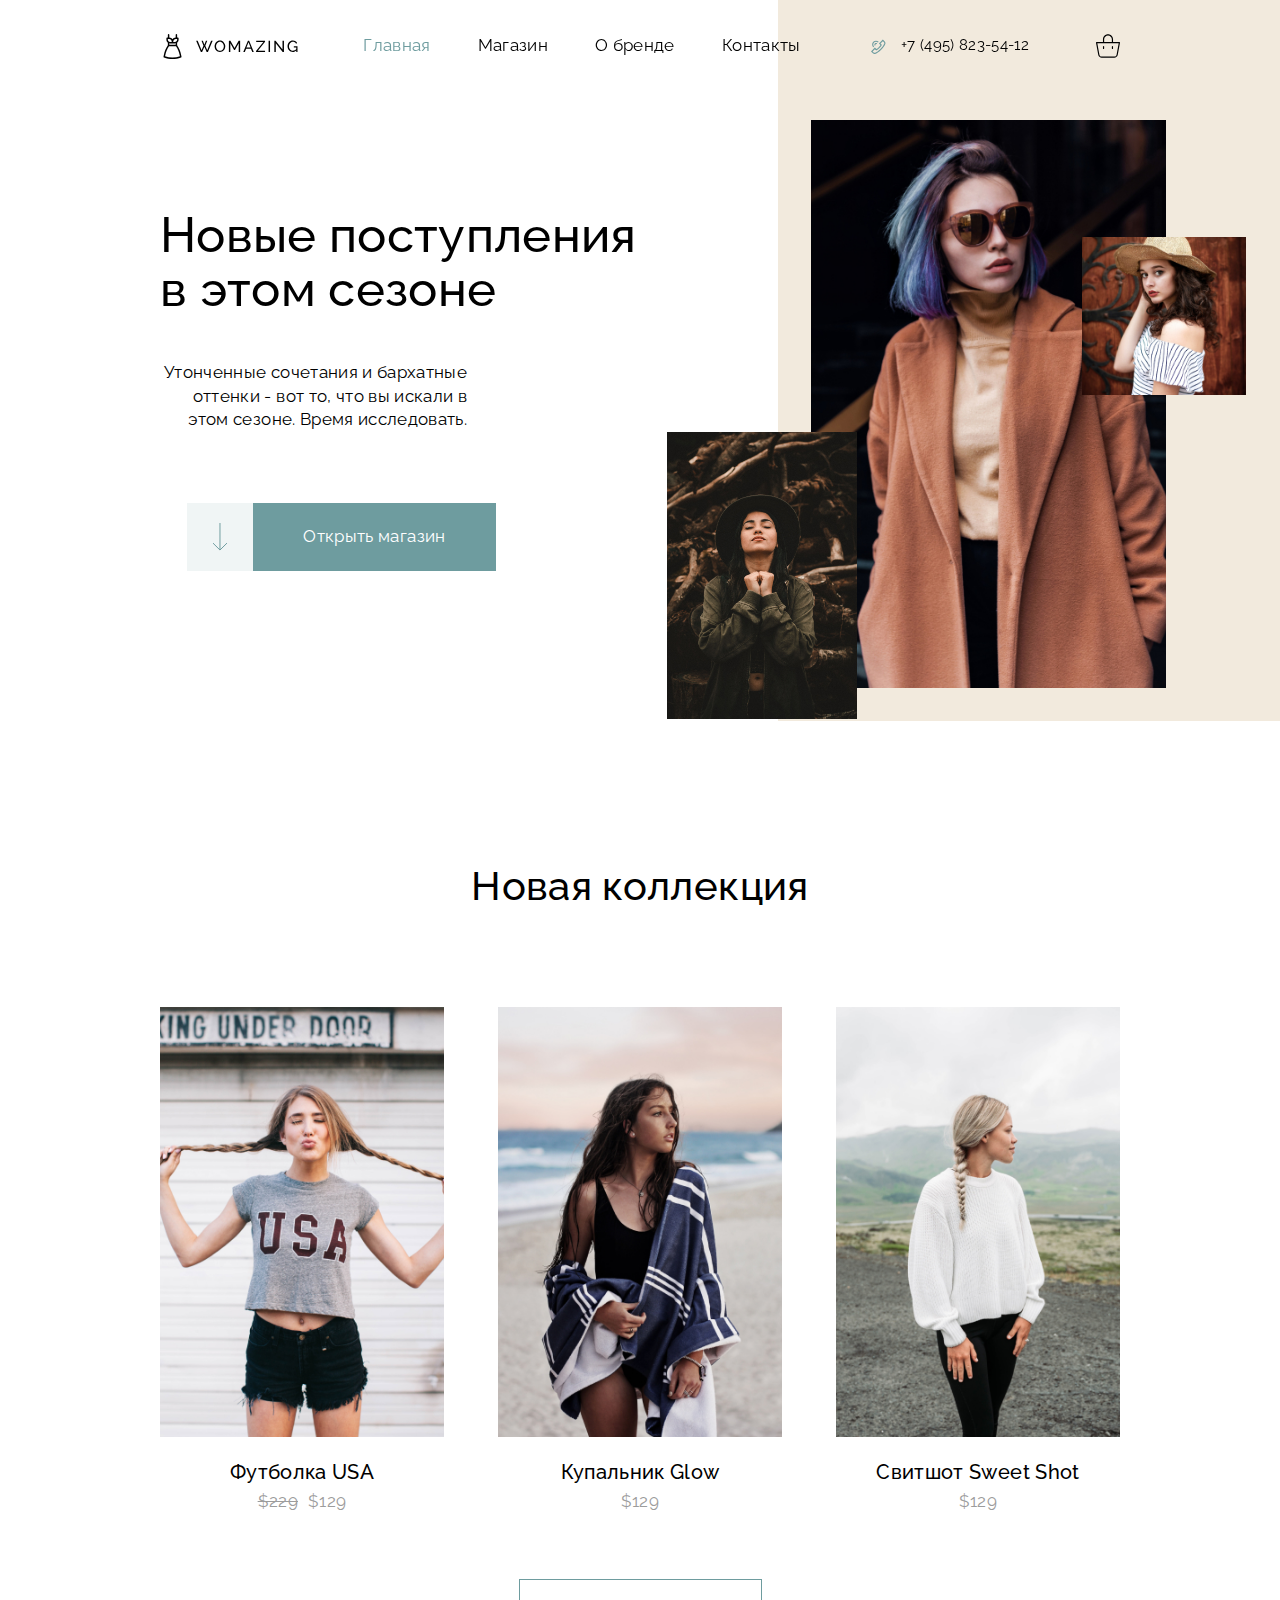
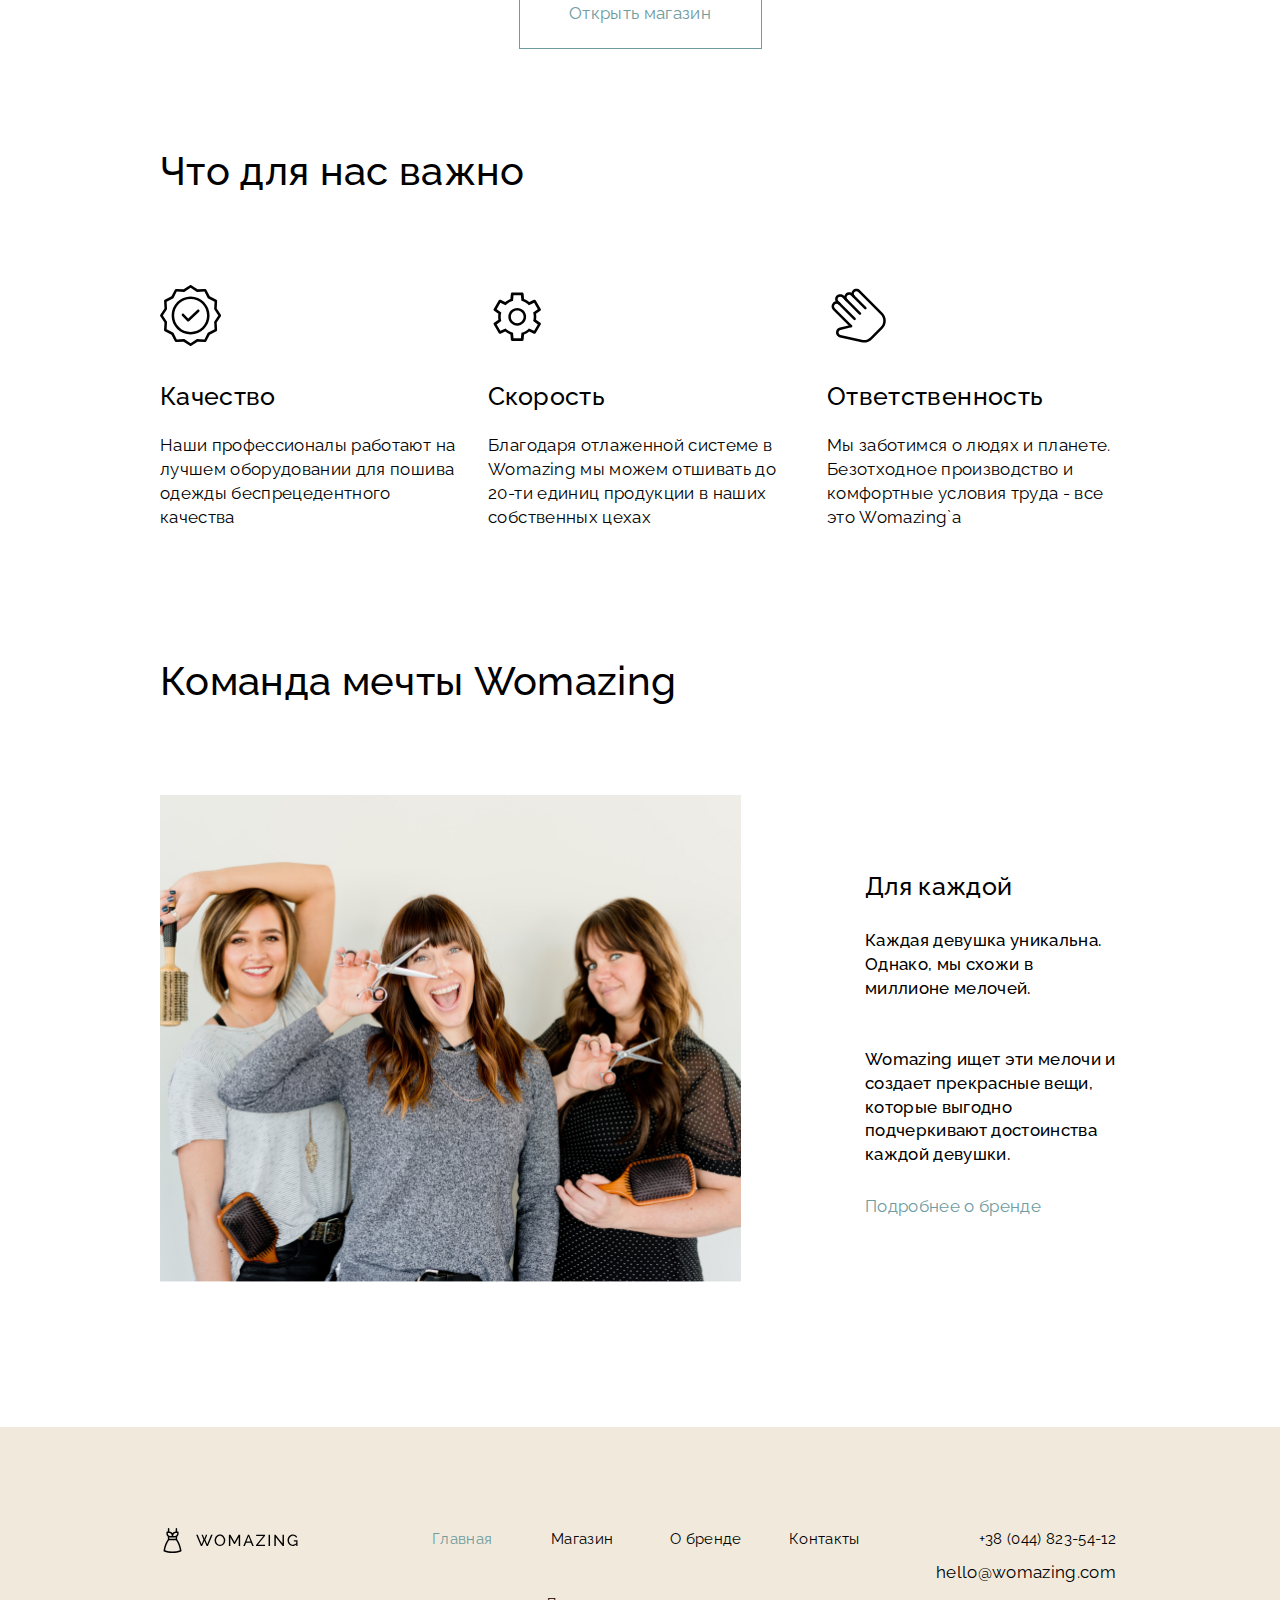
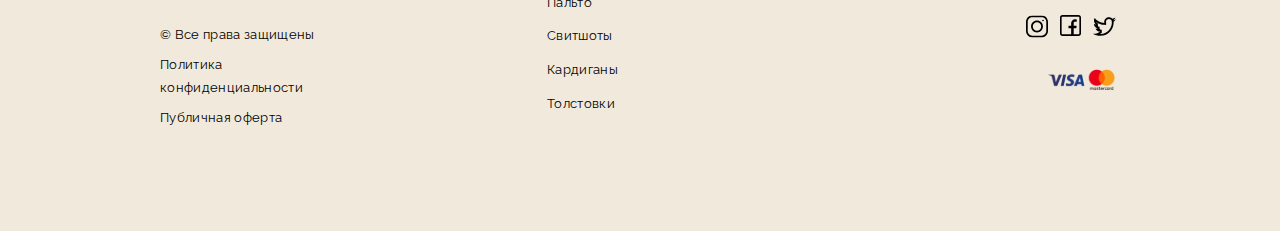
<file: index.html>
<!DOCTYPE html>
<html lang="en">
    <head>
        <meta charset="UTF-8" />
        <meta http-equiv="X-UA-Compatible" content="IE=edge" />
        <meta name="viewport" content="width=device-width, initial-scale=1.0" />
        <link rel="preconnect" href="https://fonts.googleapis.com" />
        <link rel="preconnect" href="https://fonts.gstatic.com" crossorigin />
        <link href="https://fonts.googleapis.com/css2?family=Raleway:wght@400;500&display=swap" rel="stylesheet" />
        <link rel="stylesheet" href="css/main.css" />
        <title>Womazing</title>
    </head>

    <body>
        <header class="header" id="header">
            <div class="container">
                <nav class="nav__wrapper">
                    <a href="index.html" class="nav__logo">
                        <img src="img/logo.svg" alt="momazing" />
                    </a>

                    <ul class="nav">
                        <li><a class="active" href="index.html">Главная</a></li>
                        <li><a href="shop.html">Магазин</a></li>
                        <li><a href="about.html">О бренде</a></li>
                        <li><a href="contacts.html">Контакты</a></li>
                    </ul>

                    <div class="nav-right">
                        <div class="nav__phone">
                            <a href="#" class="nav__phone-img" id="btn-open">
                                <img src="img/phone.svg" alt="phone" />
                            </a>
                            <a href="tel:+74958235412" class="nav__tel"> +7 (495) 823-54-12 </a>
                        </div>

                        <a href="cart.html" class="nav__img-cart">
                            <img src="img/cart.svg" alt="cart" />
                        </a>
                    </div>
                </nav>
            </div>
            <!-- /Container -->
        </header>
        <main class="main">
            <section class="intro">
                <div class="container">
                    <div class="yellow-rectangle">
                        <img src="img/header-yellow-Rectangle.jpg" alt="" />
                    </div>
                    <div class="big-girl-photo">
                        <img src="img/header-thebiggest-girl.jpg" alt="" />
                    </div>
                    <div class="middle-girl-photo">
                        <img src="img/header-middle-girl.jpg" alt="" />
                    </div>
                    <div class="small-girl-photo">
                        <img src="img/about-thesmallest-girl.jpg" alt="" />
                    </div>

                    <div class="offer__wrapper">
                        <h1 class="offer__title">Новые поступления в этом сезоне</h1>
                        <p class="offer__text">Утонченные сочетания и бархатные оттенки - вот то, что вы искали в этом сезоне. Время исследовать.</p>
                        <div class="offer__direction">
                            <a href="#" class="offer__down">
                                <img src="img/arrow-down.svg" alt="down" />
                            </a>
                            <a href="shop.html" class="offer__btn btn">Открыть магазин</a>
                        </div>
                    </div>
                </div>
            </section>
            <section class="collection" id="collection">
                <div class="container">
                    <h2 class="clothes__title">Новая коллекция</h2>
                    <div class="clothes__wrapper clothes__nowrap">
                        <div class="clothes__t-shirt">
                            <a href="one-item.html" class="clothes__img">
                                <img src="img/first-photo-collection.jpg" alt="" />
                            </a>
                            <h4 class="clothes__title">Футболка USA</h4>
                            <div class="clothes__price">
                                <div class="clothes__price-full price-old">$229</div>
                                <div class="clothes__price-discount price">$129</div>
                            </div>
                        </div>
                        <div class="clothes__water">
                            <a href="one-item.html" class="clothes__img">
                                <img src="img/second-photo-collection.jpg" alt="" />
                            </a>
                            <h4 class="clothes__title">Купальник Glow</h4>
                            <div class="clothes__price price">$129</div>
                        </div>
                        <div class="clothe__sweetshot">
                            <a href="one-item.html" class="clothes__img">
                                <img src="img/third-photo-collection.jpg" alt="" />
                            </a>
                            <h4 class="clothes__title">Свитшот Sweet Shot</h4>
                            <div class="clothes__price price">$129</div>
                        </div>
                    </div>
                    <a href="shop.html" class="clothes__btn">Открыть магазин</a>
                </div>
            </section>
            <section class="importance" id="importance">
                <div class="container">
                    <h2 class="profession__title">Что для нас важно</h2>
                    <div class="professional__wrapper">
                        <div class="professional__quality">
                            <div class="professional__quality-item">
                                <img src="img/first-trigger.svg" alt="" />
                            </div>
                            <h3 class="professional__quality-title">Качество</h3>
                            <p class="professional__quality-text">Наши профессионалы работают на лучшем оборудовании для пошива одежды беспрецедентного <br />качества</p>
                        </div>
                        <div class="professional__quality">
                            <div class="professional__quality-item">
                                <img src="img/second-trigger.svg" alt="" />
                            </div>
                            <h3 class="professional__quality-title">Скорость</h3>
                            <p class="professional__quality-text">
                                Благодаря отлаженной системе в Womazing мы можем отшивать до 20-ти единиц продукции в наших <br />
                                собственных цехах
                            </p>
                        </div>
                        <div class="professional__quality">
                            <div class="professional__quality-item">
                                <img src="img/third-trigger.svg" alt="" />
                            </div>
                            <h3 class="professional__quality-title">Ответственность</h3>
                            <p class="professional__quality-text">
                                Мы заботимся о людях и планете. Безотходное производство и комфортные условия труда - все <br />
                                это Womazing`a
                            </p>
                        </div>
                    </div>
                </div>
            </section>
            <section class="team" id="team">
                <div class="container">
                    <h2 class="about__title">Команда мечты Womazing</h2>
                    <div class="about__wrapper">
                        <div class="about__img">
                            <img src="img/team.jpg" alt="team" />
                        </div>
                        <div class="about__brand">
                            <h3 class="about__brand-title">Для каждой</h3>
                            <p class="about__brand-text">
                                Каждая девушка уникальна. Однако, мы схожи в миллионе мелочей.<br />
                                <br />
                                <br />
                                Womazing ищет эти мелочи и создает прекрасные вещи, которые выгодно подчеркивают достоинства каждой девушки.
                            </p>
                            <a href="#" class="about__brand-link">Подробнее о бренде</a>
                        </div>
                    </div>
                </div>
            </section>
            <div id="wrapper-modal-first">
                <div id="overlay" class="overlay"></div>
                <div id="modal-window">
                    <div>
                        <a href="#" id="btn-close"></a>
                    </div>
                    <div class="content">
                        <h3 class="content__title">Заказать обратный звонок</h3>

                        <form class="content__form" action="#">
                            <input type="text" class="content__input" placeholder="Имя" />
                            <input type="text" class="content__input" placeholder="E-mail" />
                            <input type="text" class="content__input" placeholder="Телефон" />
                            <button id="call-submit" class="content__button" type="submit">Заказать звонок</button>
                        </form>
                    </div>
                </div>
            </div>
            <div id="wrapper-modal-second">
                <div class="overlay"></div>
                <div id="response-modal" class="response-modal">
                    <div class="response-modal__content">
                        <p class="response-modal__title">Отлично! Мы вам перезвоним!</p>
                        <button id="btn-close-response" class="btn-close-response">Закрыть</button>
                    </div>
                </div>
            </div>
        </main>
        <footer class="footer" id="footer">
            <div class="container">
                <div class="column__wrapper">
                    <div class="right__column">
                        <a href="index.html" class="footer__logo">
                            <img src="img/logo.svg" alt="momazing" />
                        </a>
                        <div class="confidence">
                            <p class="confidence__private1">© Все права защищены</p>
                            <p class="confidence__private2">Политика конфиденциальности</p>
                            <p class="confidence__private3">Публичная оферта</p>
                        </div>
                    </div>
                    <div class="center__column">
                        <ul class="nav nav__footer">
                            <li><a class="active" href="index.html">Главная</a></li>
                            <li><a href="shop.html">Магазин</a></li>
                            <li><a href="about.html">О бренде</a></li>
                            <li><a href="contacts.html">Контакты</a></li>
                        </ul>
                        <ul class="assortment">
                            <li><a href="#">Пальто</a></li>
                            <li><a href="#">Свитшоты</a></li>
                            <li><a href="#">Кардиганы</a></li>
                            <li><a href="#">Толстовки</a></li>
                        </ul>
                    </div>
                    <div class="left-column">
                        <div class="left__column__contacts">
                            <a href="tel:+74958235412" class="nav__tel"> +38 (044) 823-54-12 </a>
                            <a href="mailto:hello@womazing.com">hello@womazing.com</a>
                        </div>
                        <div class="left__column__items">
                            <div class="left__column__item">
                                <img src="img/instagram.svg" alt="" />
                            </div>
                            <div class="left__column__item">
                                <img src="img/facebook.svg" alt="" />
                            </div>
                            <div class="left__column__item">
                                <img src="img/twitter.svg" alt="" />
                            </div>
                        </div>
                        <div class="left-column__payment">
                            <img src="img/visa-mastercard.svg" alt="" />
                        </div>
                    </div>
                </div>
            </div>
        </footer>
        <script src="js/main.js"></script>
    </body>
</html>
</file>
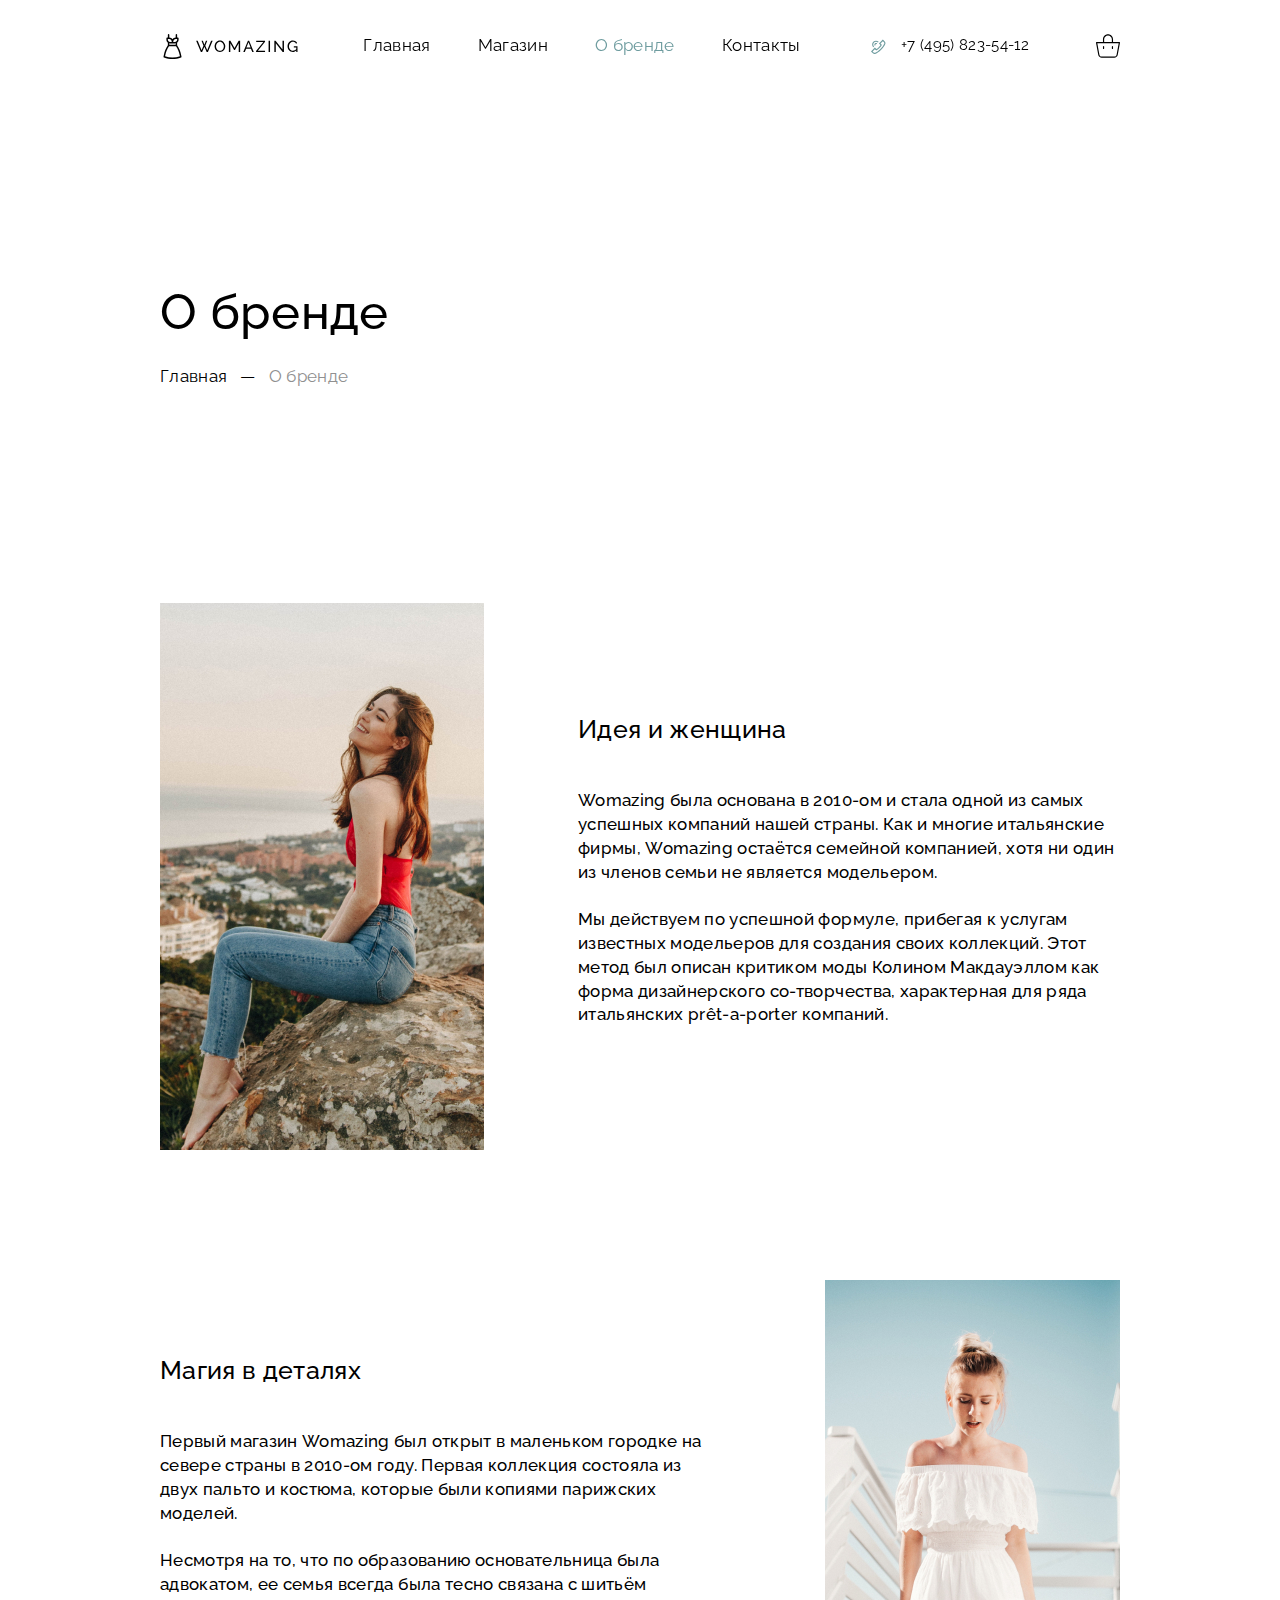
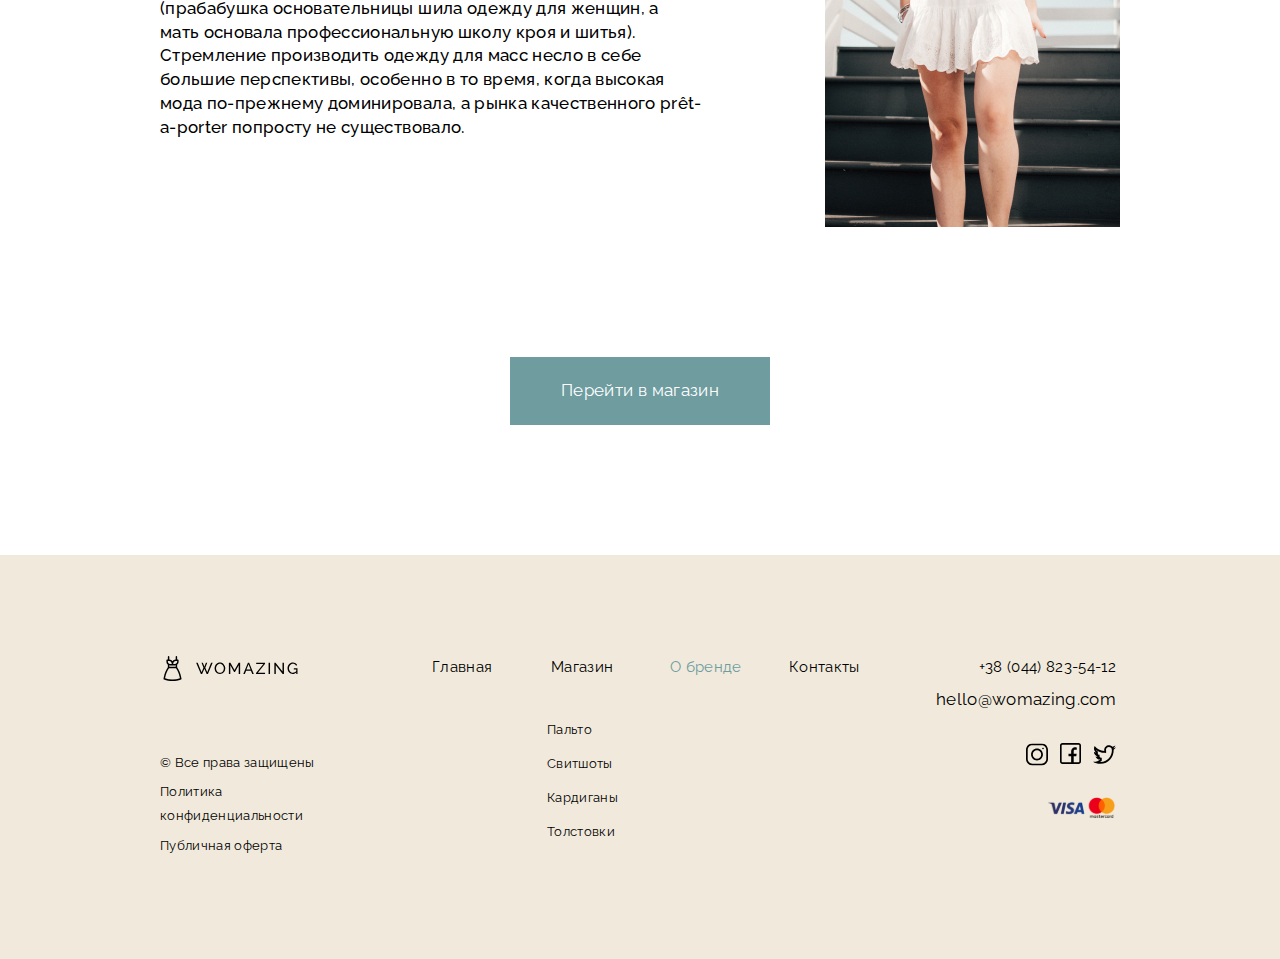
<file: about.html>
<!DOCTYPE html>
<html lang="en">
    <head>
        <meta charset="UTF-8" />
        <meta http-equiv="X-UA-Compatible" content="IE=edge" />
        <meta name="viewport" content="width=device-width, initial-scale=1.0" />
        <link rel="preconnect" href="https://fonts.googleapis.com" />
        <link rel="preconnect" href="https://fonts.gstatic.com" crossorigin />
        <link href="https://fonts.googleapis.com/css2?family=Raleway:wght@400;500&display=swap" rel="stylesheet" />
        <link rel="stylesheet" href="css/main.css" />
        <title>Womazing</title>
    </head>

    <body>
        <header class="header" id="header">
            <div class="container">
                <nav class="nav__wrapper">
                    <a href="index.html" class="nav__logo">
                        <img src="img/logo.svg" alt="momazing" />
                    </a>

                    <ul class="nav">
                        <li><a href="index.html">Главная</a></li>
                        <li><a href="shop.html">Магазин</a></li>
                        <li><a class="active" href="about.html">О бренде</a></li>
                        <li><a href="contacts.html">Контакты</a></li>
                    </ul>

                    <div class="nav-right">
                        <div class="nav__phone">
                            <a href="#" class="nav__phone-img" id="btn-open">
                                <img src="img/phone.svg" alt="phone" />
                            </a>
                            <a href="tel:+74958235412" class="nav__tel"> +7 (495) 823-54-12 </a>
                        </div>

                        <a href="cart.html" class="nav__img-cart">
                            <img src="img/cart.svg" alt="cart" />
                        </a>
                    </div>
                </nav>
            </div>
        </header>
        <section class="history">
            <div class="container">
                <div class="section__main">
                    <h1 class="section__title">О бренде</h1>
                    <div class="section__text">
                        <a href="index.html" class="section__text-black">Главная</a>
                        <p class="header__text-dash">—</p>
                        <a href="shop.html" class="section__text-gray">О бренде</a>
                    </div>
                </div>
                <div class="idea__wrapper">
                    <div class="idea__img">
                        <img src="img/about-first-section.jpg" alt="" />
                    </div>
                    <div class="idea">
                        <h3 class="idea__title">Идея и женщина</h3>
                        <p class="idea__text">
                            Womazing была основана в 2010-ом и стала одной из самых успешных компаний нашей страны. Как и многие итальянские фирмы, Womazing остаётся семейной компанией, хотя ни один
                            из членов семьи не является модельером.
                            <br />
                            <br />
                            Мы действуем по успешной формуле, прибегая к услугам известных модельеров для создания своих коллекций. Этот метод был описан критиком моды Колином Макдауэллом как форма
                            дизайнерского со-творчества, характерная для ряда итальянских prêt-a-porter компаний.
                        </p>
                    </div>
                </div>
                <div class="magic__wrapper">
                    <div class="magic">
                        <h3 class="magic__title">Магия в деталях</h3>
                        <p class="magic__text">
                            Первый магазин Womazing был открыт в маленьком городке на севере страны в 2010-ом году. Первая коллекция состояла из двух пальто и костюма, которые были копиями парижских
                            моделей.
                            <br />
                            <br />
                            Несмотря на то, что по образованию основательница была адвокатом, ее семья всегда была тесно связана с шитьём (прабабушка основательницы шила одежду для женщин, а мать
                            основала профессиональную школу кроя и шитья). Стремление производить одежду для масс несло в себе большие перспективы, особенно в то время, когда высокая мода по-прежнему
                            доминировала, а рынка качественного prêt-a-porter попросту не существовало.
                        </p>
                    </div>
                    <div class="magic__img">
                        <img src="img/about-second-section.jpg" alt="" />
                    </div>
                </div>
                <a href="shop.html" class="about__btn btn"> Перейти в магазин </a>
            </div>
        </section>
        <div id="wrapper-modal-first">
            <div id="overlay" class="overlay"></div>
            <div id="modal-window">
                <div>
                    <a href="#" id="btn-close"></a>
                </div>
                <div class="content">
                    <h3 class="content__title">Заказать обратный звонок</h3>

                    <form class="content__form" action="#">
                        <input type="text" class="content__input" placeholder="Имя" />
                        <input type="text" class="content__input" placeholder="E-mail" />
                        <input type="text" class="content__input" placeholder="Телефон" />
                        <button id="call-submit" class="content__button" type="submit">Заказать звонок</button>
                    </form>
                </div>
            </div>
        </div>
        <div id="wrapper-modal-second">
            <div class="overlay"></div>
            <div id="response-modal" class="response-modal">
                <div class="response-modal__content">
                    <p class="response-modal__title">Отлично! Мы вам перезвоним!</p>
                    <button id="btn-close-response" class="btn-close-response">Закрыть</button>
                </div>
            </div>
        </div>
        <footer class="footer" id="footer">
            <div class="container">
                <div class="column__wrapper">
                    <div class="right__column">
                        <a href="index.html" class="footer__logo">
                            <img src="img/logo.svg" alt="momazing" />
                        </a>
                        <div class="confidence">
                            <p class="confidence__private1">© Все права защищены</p>
                            <p class="confidence__private2">Политика конфиденциальности</p>
                            <p class="confidence__private3">Публичная оферта</p>
                        </div>
                    </div>
                    <div class="center__column">
                        <ul class="nav nav__footer">
                            <li><a href="index.html">Главная</a></li>
                            <li><a href="shop.html">Магазин</a></li>
                            <li><a class="active" href="about.html">О бренде</a></li>
                            <li><a href="contacts.html">Контакты</a></li>
                        </ul>
                        <ul class="assortment">
                            <li><a href="#">Пальто</a></li>
                            <li><a href="#">Свитшоты</a></li>
                            <li><a href="#">Кардиганы</a></li>
                            <li><a href="#">Толстовки</a></li>
                        </ul>
                    </div>
                    <div class="left-column">
                        <div class="left__column__contacts">
                            <a href="tel:+74958235412" class="nav__tel"> +38 (044) 823-54-12 </a>
                            <a href="mailto:hello@womazing.com">hello@womazing.com</a>
                        </div>
                        <div class="left__column__items">
                            <div class="left__column__item">
                                <img src="img/instagram.svg" alt="" />
                            </div>
                            <div class="left__column__item">
                                <img src="img/facebook.svg" alt="" />
                            </div>
                            <div class="left__column__item">
                                <img src="img/twitter.svg" alt="" />
                            </div>
                        </div>
                        <div class="left-column__payment">
                            <img src="img/visa-mastercard.svg" alt="" />
                        </div>
                    </div>
                </div>
            </div>
        </footer>
        <script src="js/main.js"></script>
    </body>
</html>
</file>
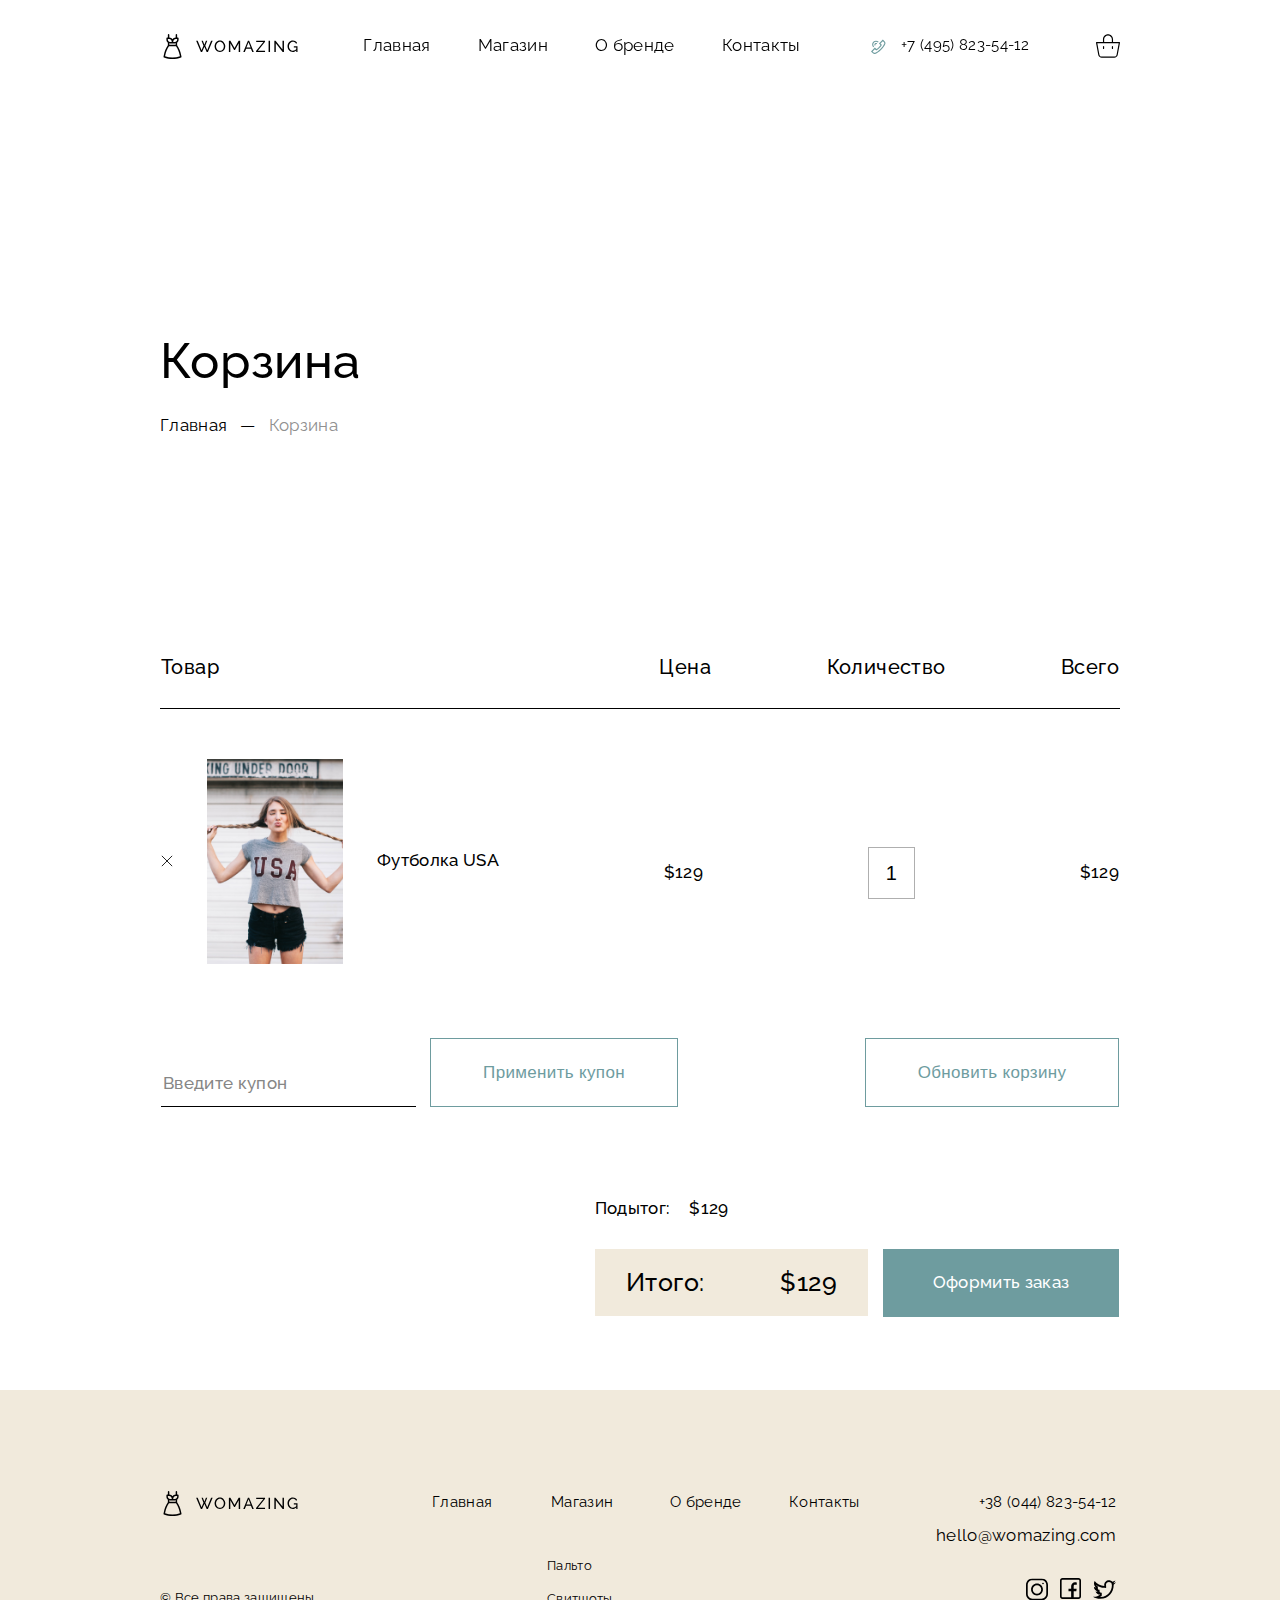
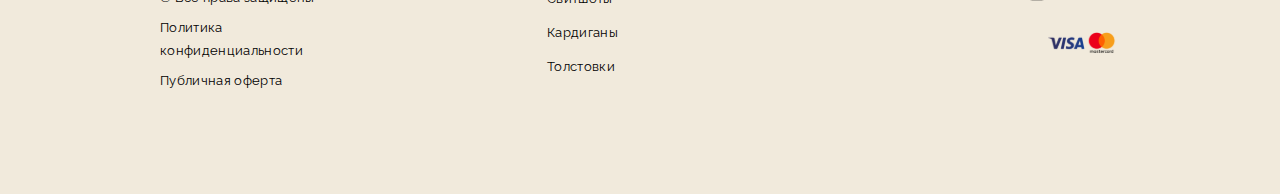
<file: cart.html>
<!DOCTYPE html>
<html lang="en">
    <head>
        <meta charset="UTF-8" />
        <meta http-equiv="X-UA-Compatible" content="IE=edge" />
        <meta name="viewport" content="width=device-width, initial-scale=1.0" />
        <link rel="preconnect" href="https://fonts.googleapis.com" />
        <link rel="preconnect" href="https://fonts.gstatic.com" crossorigin />
        <link href="https://fonts.googleapis.com/css2?family=Raleway:wght@400;500&display=swap" rel="stylesheet" />
        <link rel="stylesheet" href="css/main.css" />
        <title>Womazing</title>
    </head>

    <body>
        <header class="header" id="header">
            <div class="container">
                <nav class="nav__wrapper">
                    <a href="index.html" class="nav__logo">
                        <img src="img/logo.svg" alt="momazing" />
                    </a>

                    <ul class="nav">
                        <li><a href="index.html">Главная</a></li>
                        <li><a href="shop.html">Магазин</a></li>
                        <li><a href="about.html">О бренде</a></li>
                        <li><a href="contacts.html">Контакты</a></li>
                    </ul>

                    <div class="nav-right">
                        <div class="nav__phone">
                            <a href="#" class="nav__phone-img" id="btn-open">
                                <img src="img/phone.svg" alt="phone" />
                            </a>
                            <a href="tel:+74958235412" class="nav__tel"> +7 (495) 823-54-12 </a>
                        </div>

                        <a href="cart.html" class="nav__img-cart">
                            <img src="img/cart.svg" alt="cart" />
                        </a>
                    </div>
                </nav>
            </div>
        </header>
        <section class="product">
            <div class="container">
                <div class="section__main">
                    <h1 class="section__title">Корзина</h1>
                    <div class="section__text">
                        <a href="index.html" class="section__text-black">Главная</a>
                        <p class="header__text-dash">—</p>
                        <a href="shop.html" class="section__text-gray">Корзина</a>
                    </div>
                </div>
                <div class="cart-wrapper">
                    <table class="table">
                        <thead>
                            <tr class="top-row">
                                <th>Товар</th>
                                <th>Цена</th>
                                <th>Количество</th>
                                <th>Всего</th>
                            </tr>
                        </thead>
                        <tbody class="table-body">
                            <tr class="middle-row">
                                <td>
                                    <div class="product">
                                        <a href="#" class="product__delete">
                                            <img src="img/delete.svg" alt="" />
                                        </a>
                                        <div class="product__img">
                                            <img src="img/first-photo-collection.jpg" alt="" />
                                        </div>
                                        <p class="product__name">Футболка USA</p>
                                    </div>
                                </td>
                                <td>
                                    <p class="price__table">$129</p>
                                </td>
                                <td>
                                    <button class="quantity">1</button>
                                </td>
                                <td>
                                    <p class="total__price">$129</p>
                                </td>
                            </tr>
                            <tr class="bottom-row">
                                <td class="coupon-wrapper">
                                    <div class="coupon-wrapepr__inner">
                                        <input type="text" class="coupon-wrapper__input" placeholder="Введите купон" />
                                        <button class="coupon-wrapper__btn">Применить купон</button>
                                    </div>
                                    <button class="update-cart__btn">Обновить корзину</button>
                                </td>
                            </tr>
                            <tr class="subtotal-row">
                                <td class="subtotal">
                                    <p class="subtotal-price">Подытог:<span>$129</span></p>
                                    <div class="result-row">
                                        <div class="result">Итого: <span>$129</span></div>
                                        <a href="checkout.html" class="checkout__btn btn">Оформить заказ</a>
                                    </div>
                                </td>
                            </tr>
                        </tbody>
                    </table>
                </div>
            </div>
        </section>
        <div id="wrapper-modal-first">
            <div id="overlay" class="overlay"></div>
            <div id="modal-window">
                <div>
                    <a href="#" id="btn-close"></a>
                </div>
                <div class="content">
                    <h3 class="content__title">Заказать обратный звонок</h3>

                    <form class="content__form" action="#">
                        <input type="text" class="content__input" placeholder="Имя" />
                        <input type="text" class="content__input" placeholder="E-mail" />
                        <input type="text" class="content__input" placeholder="Телефон" />
                        <button id="call-submit" class="content__button" type="submit">Заказать звонок</button>
                    </form>
                </div>
            </div>
        </div>
        <div id="wrapper-modal-second">
            <div class="overlay"></div>
            <div id="response-modal" class="response-modal">
                <div class="response-modal__content">
                    <p class="response-modal__title">Отлично! Мы вам перезвоним!</p>
                    <button id="btn-close-response" class="btn-close-response">Закрыть</button>
                </div>
            </div>
        </div>
        <footer class="footer" id="footer">
            <div class="container">
                <div class="column__wrapper">
                    <div class="right__column">
                        <a href="index.html" class="footer__logo">
                            <img src="img/logo.svg" alt="momazing" />
                        </a>
                        <div class="confidence">
                            <p class="confidence__private1">© Все права защищены</p>
                            <p class="confidence__private2">Политика конфиденциальности</p>
                            <p class="confidence__private3">Публичная оферта</p>
                        </div>
                    </div>
                    <div class="center__column">
                        <ul class="nav nav__footer">
                            <li><a href="index.html">Главная</a></li>
                            <li><a href="shop.html">Магазин</a></li>
                            <li><a href="about.html">О бренде</a></li>
                            <li><a href="contacts.html">Контакты</a></li>
                        </ul>
                        <ul class="assortment">
                            <li><a href="#">Пальто</a></li>
                            <li><a href="#">Свитшоты</a></li>
                            <li><a href="#">Кардиганы</a></li>
                            <li><a href="#">Толстовки</a></li>
                        </ul>
                    </div>
                    <div class="left-column">
                        <div class="left__column__contacts">
                            <a href="tel:+74958235412" class="nav__tel"> +38 (044) 823-54-12 </a>
                            <a href="mailto:hello@womazing.com">hello@womazing.com</a>
                        </div>
                        <div class="left__column__items">
                            <div class="left__column__item">
                                <img src="img/instagram.svg" alt="" />
                            </div>
                            <div class="left__column__item">
                                <img src="img/facebook.svg" alt="" />
                            </div>
                            <div class="left__column__item">
                                <img src="img/twitter.svg" alt="" />
                            </div>
                        </div>
                        <div class="left-column__payment">
                            <img src="img/visa-mastercard.svg" alt="" />
                        </div>
                    </div>
                </div>
            </div>
        </footer>
        <script src="js/main.js"></script>
    </body>
</html>
</file>
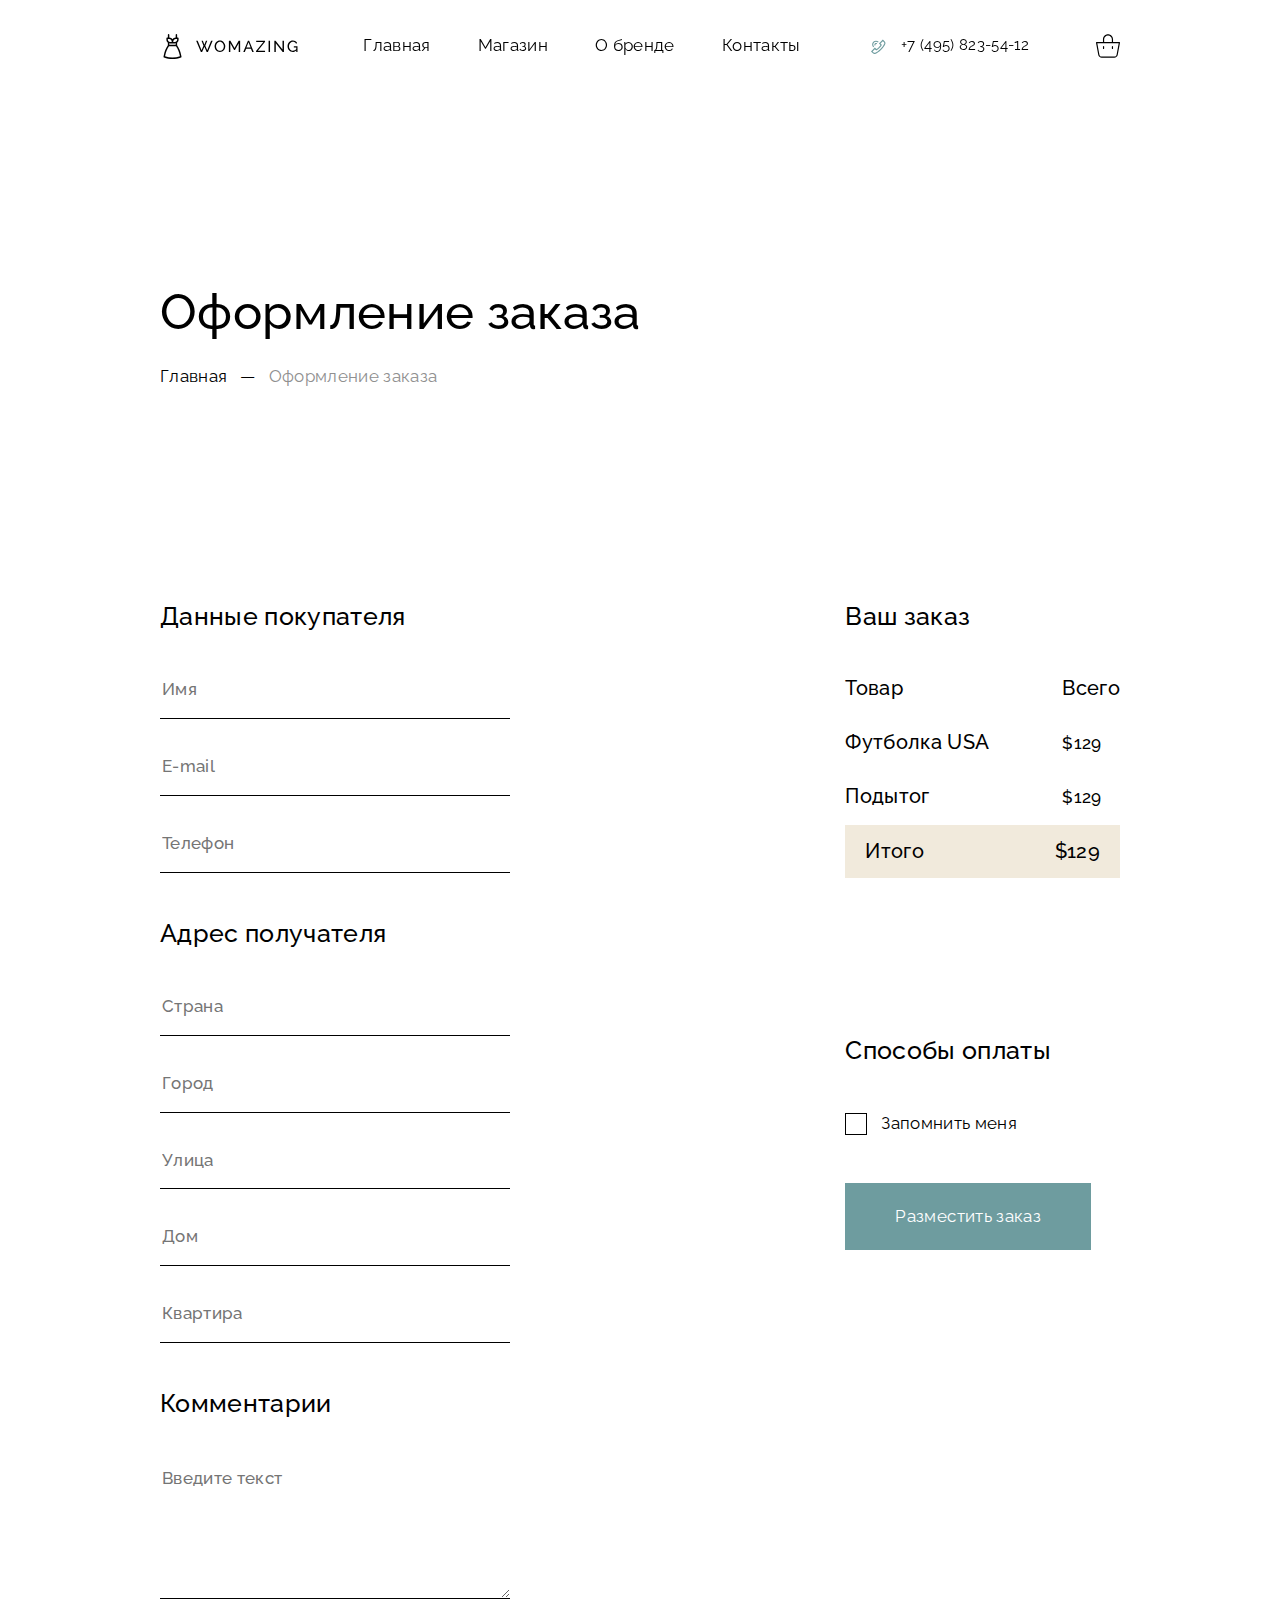
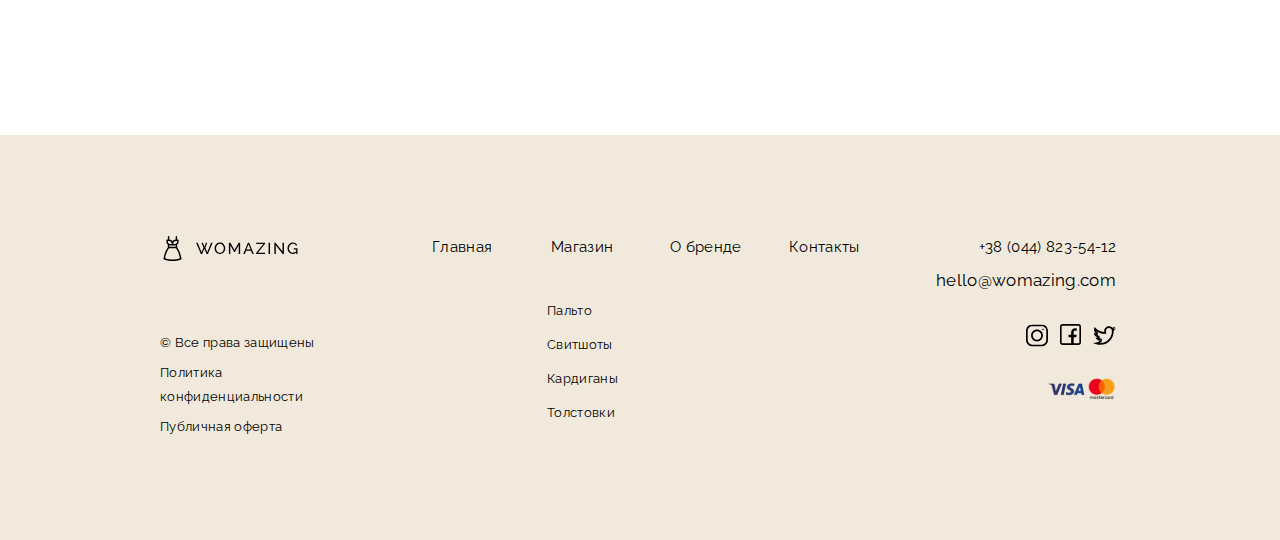
<file: checkout.html>
<!DOCTYPE html>
<html lang="en">
    <head>
        <meta charset="UTF-8" />
        <meta http-equiv="X-UA-Compatible" content="IE=edge" />
        <meta name="viewport" content="width=device-width, initial-scale=1.0" />
        <link rel="preconnect" href="https://fonts.googleapis.com" />
        <link rel="preconnect" href="https://fonts.gstatic.com" crossorigin />
        <link href="https://fonts.googleapis.com/css2?family=Raleway:wght@400;500&display=swap" rel="stylesheet" />
        <link rel="stylesheet" href="css/main.css" />
        <title>Womazing</title>
    </head>

    <body>
        <header class="header" id="header">
            <div class="container">
                <nav class="nav__wrapper">
                    <a href="index.html" class="nav__logo">
                        <img src="img/logo.svg" alt="momazing" />
                    </a>

                    <ul class="nav">
                        <li><a href="index.html">Главная</a></li>
                        <li><a href="shop.html">Магазин</a></li>
                        <li><a href="about.html">О бренде</a></li>
                        <li><a href="contacts.html">Контакты</a></li>
                    </ul>

                    <div class="nav-right">
                        <div class="nav__phone">
                            <a href="#" class="nav__phone-img" id="btn-open">
                                <img src="img/phone.svg" alt="phone" />
                            </a>
                            <a href="tel:+74958235412" class="nav__tel"> +7 (495) 823-54-12 </a>
                        </div>

                        <a href="cart.html" class="nav__img-cart">
                            <img src="img/cart.svg" alt="cart" />
                        </a>
                    </div>
                </nav>
            </div>
        </header>
        <section class="checkout">
            <div class="container">
                <div class="section__main">
                    <h1 class="section__title">Оформление заказа</h1>
                    <div class="section__text">
                        <a href="index.html" class="section__text-black">Главная</a>
                        <p class="header__text-dash">—</p>
                        <a href="shop.html" class="section__text-gray">Оформление заказа</a>
                    </div>
                </div>
                <div class="feedback-order__wrapper">
                    <div class="feedback__form">
                        <div class="feedback__inner">
                            <h3 class="feedback__title">Данные покупателя</h3>
                            <div class="feedback__wrapper">
                                <input type="text" name="name" placeholder="Имя" required />
                                <input type="email" name="email" placeholder="E-mail" required />
                                <input type="tel" name="tel" placeholder="Телефон" required />
                            </div>
                        </div>
                        <div class="address__info">
                            <div class="feedback__inner">
                                <h3 class="feedback__title">Адрес получателя</h3>
                                <div class="feedback__wrapper">
                                    <input type="text" placeholder="Страна" required />
                                    <input type="email" placeholder="Город" required />
                                    <input type="email" placeholder="Улица" required />
                                    <input type="email" placeholder="Дом" required />
                                    <input type="email" placeholder="Квартира" required />
                                </div>
                            </div>
                        </div>
                        <div class="comments">
                            <h3 class="comments__title">Комментарии</h3>
                            <textarea class="comments__text" name="text" placeholder="Введите текст" required></textarea>
                        </div>
                    </div>
                    <div class="order-inner">
                        <h3 class="order__title">Ваш заказ</h3>
                        <div class="order-wrapper">
                            <div class="order-wrapper__left order-left">
                                <p class="order-left__item">Товар</p>
                                <p class="order-left__item">Футболка USA</p>
                                <p class="order-left__item">Подытог</p>
                            </div>
                            <div class="order-wrapper__right order-right">
                                <p class="order-right__item"><span>Всего</span></p>
                                <p class="order-right__item">$129</p>
                                <p class="order-right__item">$129</p>
                            </div>
                        </div>
                        <div class="order__total">
                            <p class="order__text">Итого</p>
                            <p class="order__price">$129</p>
                        </div>
                        <h3 class="pay__title">Способы оплаты</h3>
                        <label class="pay__checkbox">
                            <input type="checkbox" />
                            Запомнить меня
                        </label>
                        <a href="success.html" class="pay__btn btn">Разместить заказ</a>
                    </div>
                </div>
            </div>
        </section>
        <div id="wrapper-modal-first">
            <div id="overlay" class="overlay"></div>
            <div id="modal-window">
                <div>
                    <a href="#" id="btn-close"></a>
                </div>
                <div class="content">
                    <h3 class="content__title">Заказать обратный звонок</h3>

                    <form class="content__form" action="#">
                        <input type="text" class="content__input" placeholder="Имя" />
                        <input type="text" class="content__input" placeholder="E-mail" />
                        <input type="text" class="content__input" placeholder="Телефон" />
                        <button id="call-submit" class="content__button" type="submit">Заказать звонок</button>
                    </form>
                </div>
            </div>
        </div>
        <div id="wrapper-modal-second">
            <div class="overlay"></div>
            <div id="response-modal" class="response-modal">
                <div class="response-modal__content">
                    <p class="response-modal__title">Отлично! Мы вам перезвоним!</p>
                    <button id="btn-close-response" class="btn-close-response">Закрыть</button>
                </div>
            </div>
        </div>
        <footer class="footer" id="footer">
            <div class="container">
                <div class="column__wrapper">
                    <div class="right__column">
                        <a href="index.html" class="footer__logo">
                            <img src="img/logo.svg" alt="momazing" />
                        </a>
                        <div class="confidence">
                            <p class="confidence__private1">© Все права защищены</p>
                            <p class="confidence__private2">Политика конфиденциальности</p>
                            <p class="confidence__private3">Публичная оферта</p>
                        </div>
                    </div>
                    <div class="center__column">
                        <ul class="nav nav__footer">
                            <li><a href="index.html">Главная</a></li>
                            <li><a href="shop.html">Магазин</a></li>
                            <li><a href="about.html">О бренде</a></li>
                            <li><a href="contacts.html">Контакты</a></li>
                        </ul>
                        <ul class="assortment">
                            <li><a href="#">Пальто</a></li>
                            <li><a href="#">Свитшоты</a></li>
                            <li><a href="#">Кардиганы</a></li>
                            <li><a href="#">Толстовки</a></li>
                        </ul>
                    </div>
                    <div class="left-column">
                        <div class="left__column__contacts">
                            <a href="tel:+74958235412" class="nav__tel"> +38 (044) 823-54-12 </a>
                            <a href="mailto:hello@womazing.com">hello@womazing.com</a>
                        </div>
                        <div class="left__column__items">
                            <div class="left__column__item">
                                <img src="img/instagram.svg" alt="" />
                            </div>
                            <div class="left__column__item">
                                <img src="img/facebook.svg" alt="" />
                            </div>
                            <div class="left__column__item">
                                <img src="img/twitter.svg" alt="" />
                            </div>
                        </div>
                        <div class="left-column__payment">
                            <img src="img/visa-mastercard.svg" alt="" />
                        </div>
                    </div>
                </div>
            </div>
        </footer>
        <script src="js/main.js"></script>
    </body>
</html>
</file>
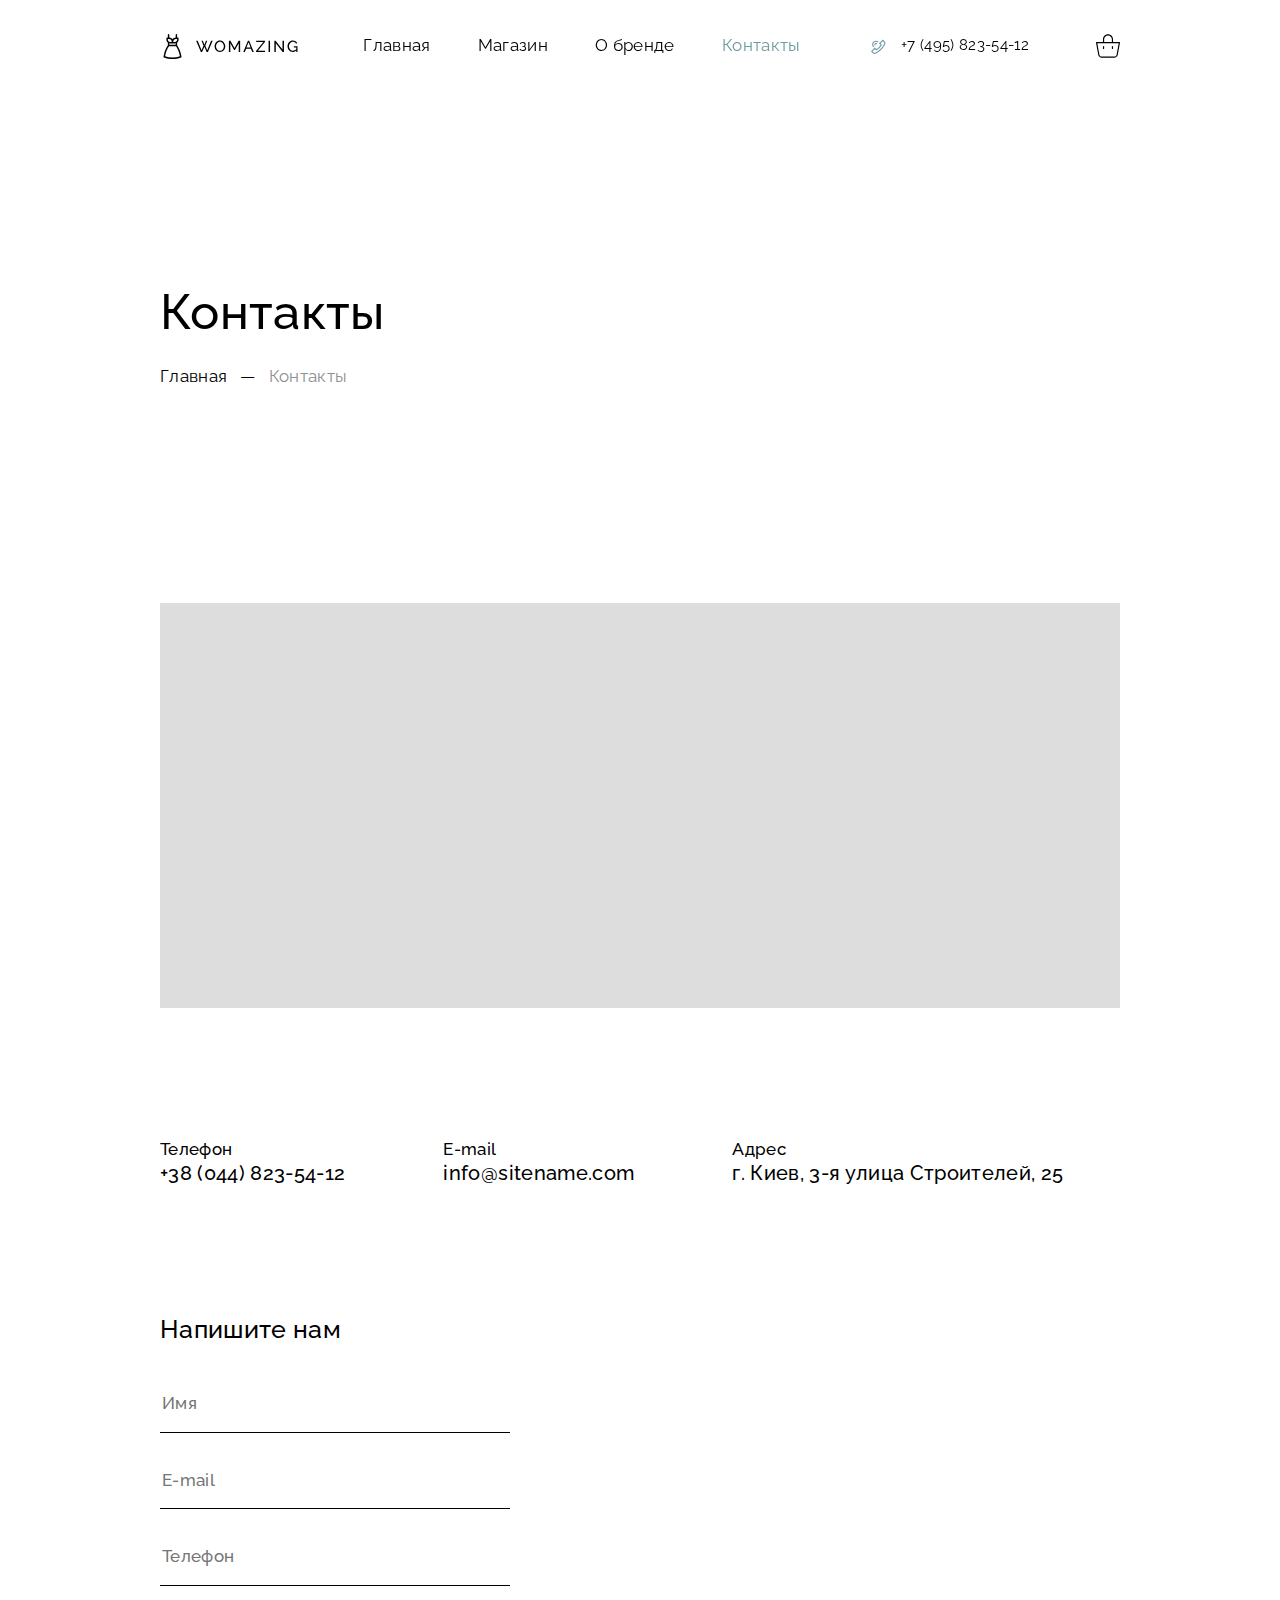
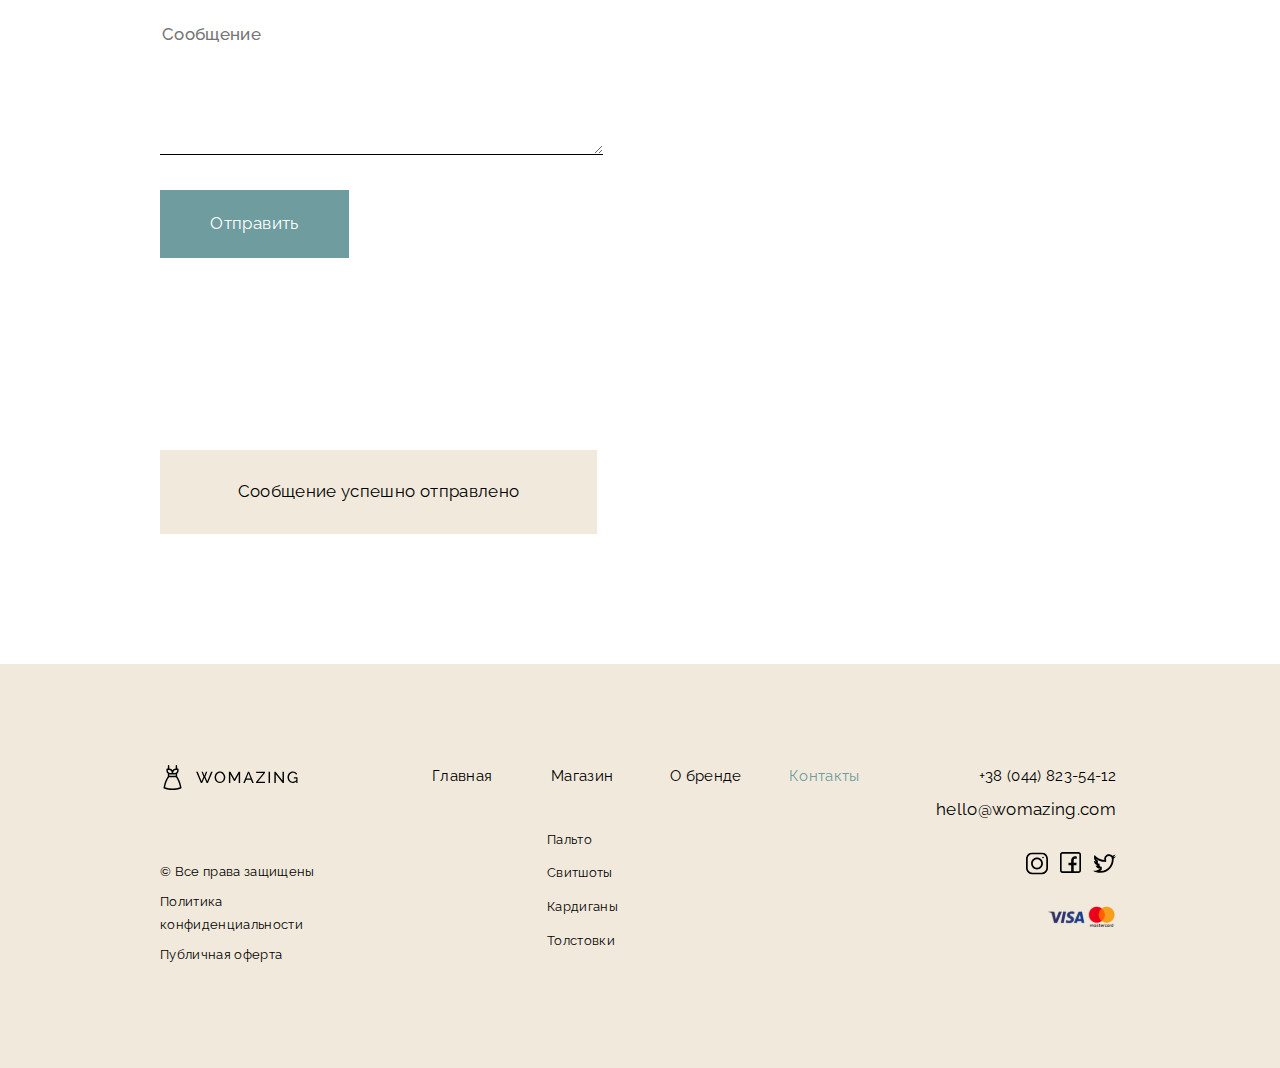
<file: contacts.html>
<!DOCTYPE html>
<html lang="en">
    <head>
        <meta charset="UTF-8" />
        <meta http-equiv="X-UA-Compatible" content="IE=edge" />
        <meta name="viewport" content="width=device-width, initial-scale=1.0" />
        <link rel="preconnect" href="https://fonts.googleapis.com" />
        <link rel="preconnect" href="https://fonts.gstatic.com" crossorigin />
        <link href="https://fonts.googleapis.com/css2?family=Raleway:wght@400;500&display=swap" rel="stylesheet" />
        <link rel="stylesheet" href="css/main.css" />
        <title>Womazing</title>
    </head>

    <body>
        <header class="header" id="header">
            <div class="container">
                <nav class="nav__wrapper">
                    <a href="index.html" class="nav__logo">
                        <img src="img/logo.svg" alt="momazing" />
                    </a>

                    <ul class="nav">
                        <li><a href="index.html">Главная</a></li>
                        <li><a href="shop.html">Магазин</a></li>
                        <li><a href="about.html">О бренде</a></li>
                        <li><a class="active" href="contacts.html">Контакты</a></li>
                    </ul>

                    <div class="nav-right">
                        <div class="nav__phone">
                            <a href="#" class="nav__phone-img" id="btn-open">
                                <img src="img/phone.svg" alt="phone" />
                            </a>
                            <a href="tel:+74958235412" class="nav__tel"> +7 (495) 823-54-12 </a>
                        </div>

                        <a href="cart.html" class="nav__img-cart">
                            <img src="img/cart.svg" alt="cart" />
                        </a>
                    </div>
                </nav>
            </div>
        </header>
        <section class="form">
            <div class="container">
                <div class="section__main">
                    <h1 class="section__title">Контакты</h1>
                    <div class="section__text">
                        <a href="index.html" class="section__text-black">Главная</a>
                        <p class="header__text-dash">—</p>
                        <a href="shop.html" class="section__text-gray">Контакты</a>
                    </div>
                </div>
                <div class="form__card"></div>
                <div class="contacts__wrapper">
                    <div class="contacts__telephone">
                        <p class="contacts__up">Телефон</p>
                        <a href="tel:+380448235412" class="contacts__down">+38 (044) 823-54-12</a>
                    </div>
                    <div class="contacts__mail">
                        <p class="contacts__up">E-mail</p>
                        <a href="mailto:info@sitename.com" class="contacts__down">info@sitename.com</a>
                    </div>
                    <div class="contacts__address">
                        <p class="contacts__up">Адрес</p>
                        <p class="contacts__down">г. Киев, 3-я улица Строителей, 25</p>
                    </div>
                </div>
                <div class="feedback">
                    <h3 class="feedback__text">Напишите нам</h3>
                    <div class="feedback__wrapper">
                        <input type="text" name="name" placeholder="Имя" required />
                        <input type="email" name="email" placeholder="E-mail" required />
                        <input type="tel" name="tel" placeholder="Телефон" required />
                        <textarea name="text" placeholder="Сообщение" required></textarea>
                        <a href="success.html" class="feedback__btn btn">Отправить</a>
                    </div>
                </div>
                <div class="sent__successfully">Сообщение успешно отправлено</div>
            </div>
        </section>
        <div id="wrapper-modal-first">
            <div id="overlay" class="overlay"></div>
            <div id="modal-window">
                <div>
                    <a href="#" id="btn-close"></a>
                </div>
                <div class="content">
                    <h3 class="content__title">Заказать обратный звонок</h3>

                    <form class="content__form" action="#">
                        <input type="text" class="content__input" placeholder="Имя" />
                        <input type="text" class="content__input" placeholder="E-mail" />
                        <input type="text" class="content__input" placeholder="Телефон" />
                        <button id="call-submit" class="content__button" type="submit">Заказать звонок</button>
                    </form>
                </div>
            </div>
        </div>
        <div id="wrapper-modal-second">
            <div class="overlay"></div>
            <div id="response-modal" class="response-modal">
                <div class="response-modal__content">
                    <p class="response-modal__title">Отлично! Мы вам перезвоним!</p>
                    <button id="btn-close-response" class="btn-close-response">Закрыть</button>
                </div>
            </div>
        </div>
        <footer class="footer" id="footer">
            <div class="container">
                <div class="column__wrapper">
                    <div class="right__column">
                        <a href="index.html" class="footer__logo">
                            <img src="img/logo.svg" alt="momazing" />
                        </a>
                        <div class="confidence">
                            <p class="confidence__private1">© Все права защищены</p>
                            <p class="confidence__private2">Политика конфиденциальности</p>
                            <p class="confidence__private3">Публичная оферта</p>
                        </div>
                    </div>
                    <div class="center__column">
                        <ul class="nav nav__footer">
                            <li><a href="index.html">Главная</a></li>
                            <li><a href="shop.html">Магазин</a></li>
                            <li><a href="about.html">О бренде</a></li>
                            <li><a class="active" href="contacts.html">Контакты</a></li>
                        </ul>
                        <ul class="assortment">
                            <li><a href="#">Пальто</a></li>
                            <li><a href="#">Свитшоты</a></li>
                            <li><a href="#">Кардиганы</a></li>
                            <li><a href="#">Толстовки</a></li>
                        </ul>
                    </div>
                    <div class="left-column">
                        <div class="left__column__contacts">
                            <a href="tel:+74958235412" class="nav__tel"> +38 (044) 823-54-12 </a>
                            <a href="mailto:hello@womazing.com">hello@womazing.com</a>
                        </div>
                        <div class="left__column__items">
                            <div class="left__column__item">
                                <img src="img/instagram.svg" alt="" />
                            </div>
                            <div class="left__column__item">
                                <img src="img/facebook.svg" alt="" />
                            </div>
                            <div class="left__column__item">
                                <img src="img/twitter.svg" alt="" />
                            </div>
                        </div>
                        <div class="left-column__payment">
                            <img src="img/visa-mastercard.svg" alt="" />
                        </div>
                    </div>
                </div>
            </div>
        </footer>
        <script src="js/main.js"></script>
    </body>
</html>
</file>
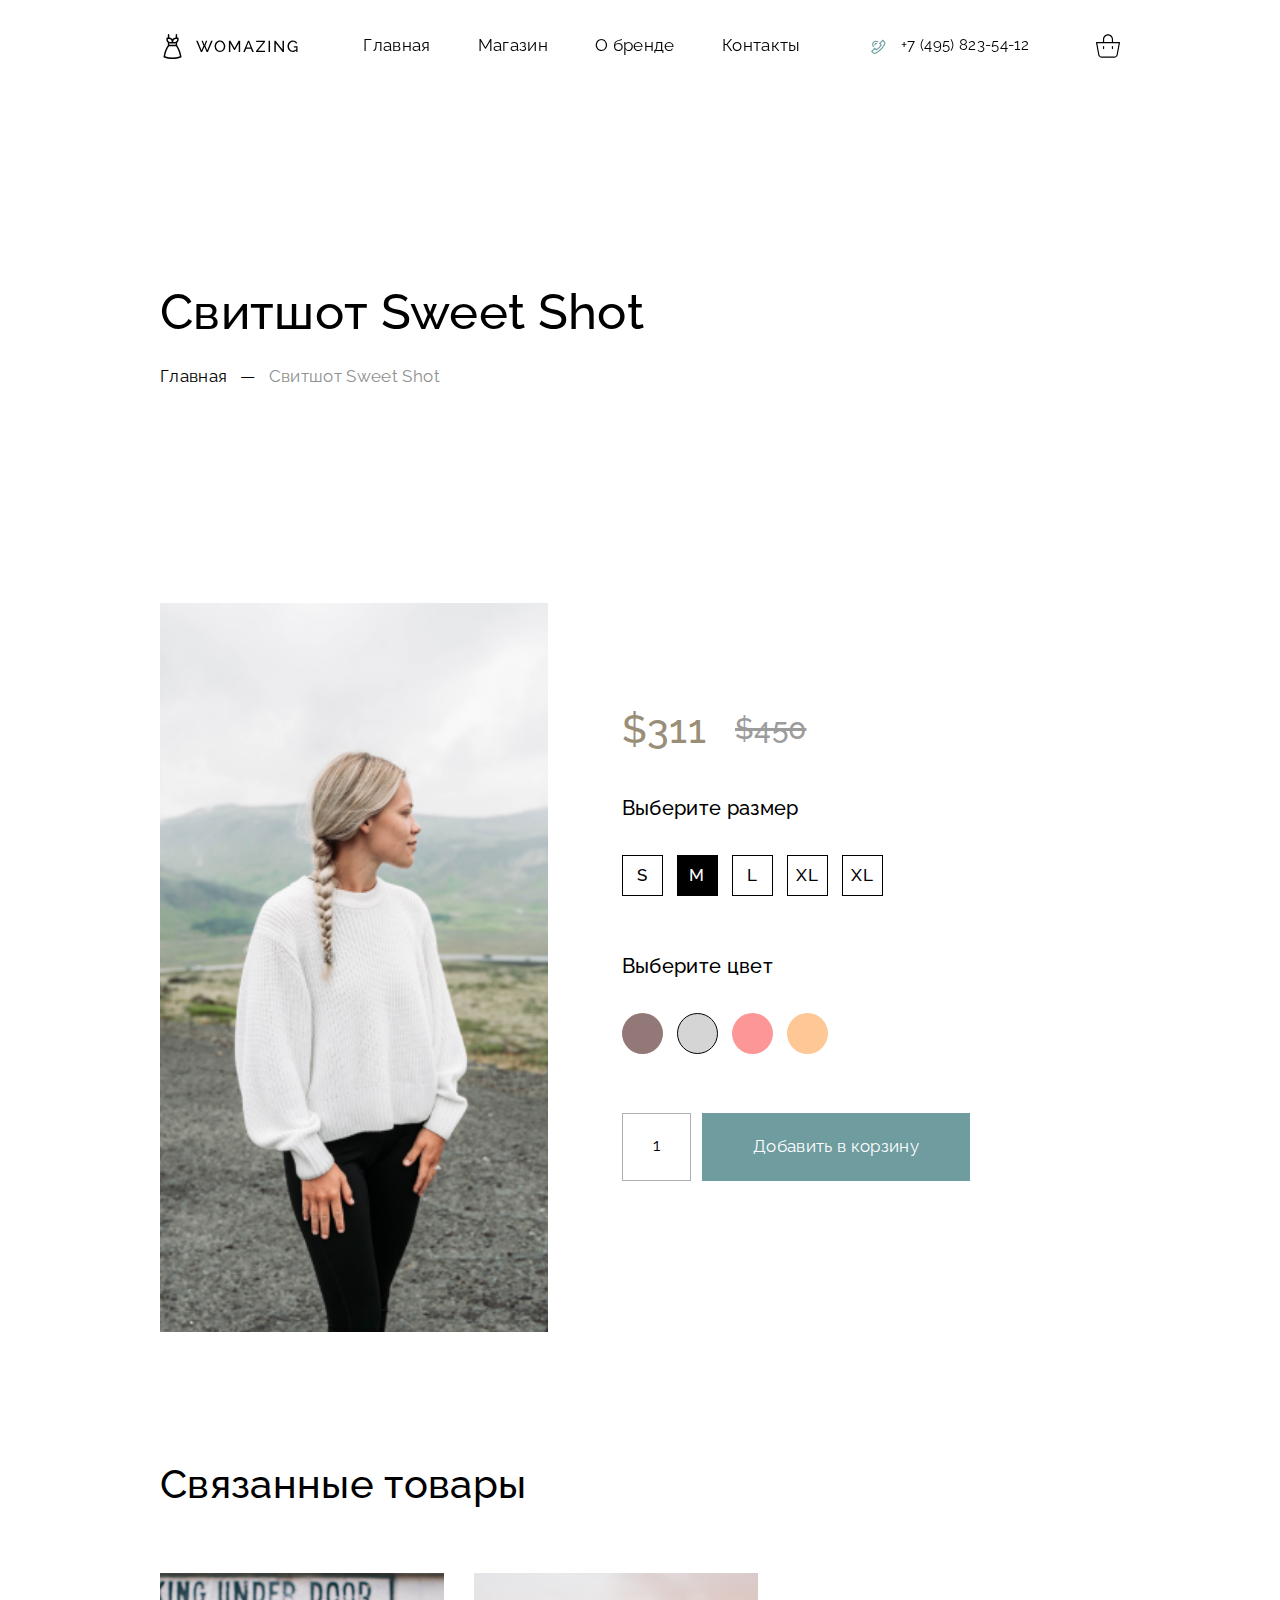
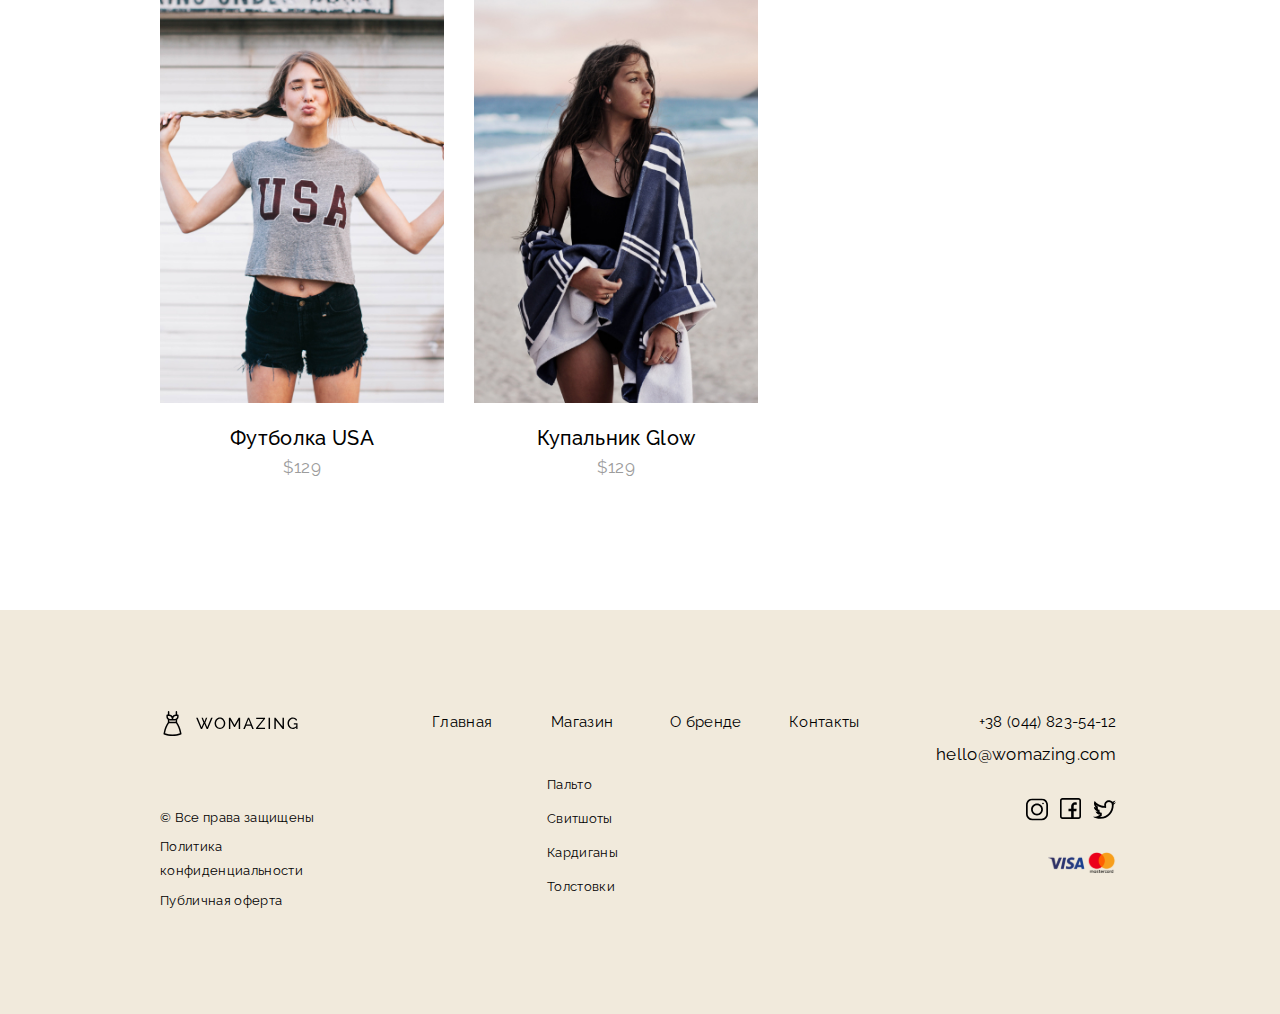
<file: one-item.html>
<!DOCTYPE html>
<html lang="en">
    <head>
        <meta charset="UTF-8" />
        <meta http-equiv="X-UA-Compatible" content="IE=edge" />
        <meta name="viewport" content="width=device-width, initial-scale=1.0" />
        <link rel="preconnect" href="https://fonts.googleapis.com" />
        <link rel="preconnect" href="https://fonts.gstatic.com" crossorigin />
        <link href="https://fonts.googleapis.com/css2?family=Raleway:wght@400;500&display=swap" rel="stylesheet" />
        <link rel="stylesheet" href="css/main.css" />
        <title>Womazing</title>
    </head>

    <body>
        <header class="header" id="header">
            <div class="container">
                <nav class="nav__wrapper">
                    <a href="index.html" class="nav__logo">
                        <img src="img/logo.svg" alt="momazing" />
                    </a>

                    <ul class="nav">
                        <li><a href="index.html">Главная</a></li>
                        <li><a href="shop.html">Магазин</a></li>
                        <li><a href="about.html">О бренде</a></li>
                        <li><a href="contacts.html">Контакты</a></li>
                    </ul>

                    <div class="nav-right">
                        <div class="nav__phone">
                            <a href="#" class="nav__phone-img" id="btn-open">
                                <img src="img/phone.svg" alt="phone" />
                            </a>
                            <a href="tel:+74958235412" class="nav__tel"> +7 (495) 823-54-12 </a>
                        </div>

                        <a href="cart.html" class="nav__img-cart">
                            <img src="img/cart.svg" alt="cart" />
                        </a>
                    </div>
                </nav>
            </div>
        </header>
        <section class="one-item">
            <div class="container">
                <div class="section__main">
                    <h1 class="section__title">Свитшот Sweet Shot</h1>
                    <div class="section__text">
                        <a href="index.html" class="section__text-black">Главная</a>
                        <p class="header__text-dash">—</p>
                        <a href="shop.html" class="section__text-gray">Свитшот Sweet Shot</a>
                    </div>
                </div>
                <div class="sweatshirt__wrapper">
                    <div class="sweatshirt__img">
                        <img src="img/third-photo-collection.jpg" alt="" />
                    </div>
                    <div class="sweatshirt__parameter">
                        <div class="sweatshirt__price">
                            <div class="sweatshirt__price-discount price">$311</div>
                            <div class="sweatshirt__price-full price-old">$450</div>
                        </div>
                        <div class="sweatshirt__sizes">
                            <p class="sweatshirt__text">Выберите размер</p>
                            <div class="sweatshirt__sizes-wrapper">
                                <button class="sweatshirt__size">S</button>
                                <button class="sweatshirt__size active">M</button>
                                <button class="sweatshirt__size">L</button>
                                <button class="sweatshirt__size">XL</button>
                                <button class="sweatshirt__size">XL</button>
                            </div>
                        </div>
                        <div class="sweatshirt__colours">
                            <div class="sweatshirt__text">Выберите цвет</div>
                            <div class="sweatshirt__colours-wrapper">
                                <button class="sweatshirt__colour brown"></button>
                                <button class="sweatshirt__colour gray active"></button>
                                <button class="sweatshirt__colour pink"></button>
                                <button class="sweatshirt__colour orange"></button>
                            </div>
                        </div>
                        <div class="sweatshirt__cart">
                            <div class="sweatshirt__cart-amount">1</div>
                            <a class="sweatshirt__cart-btn btn"> Добавить в корзину </a>
                        </div>
                    </div>
                </div>
            </div>
        </section>
        <section class="related-products">
            <div class="container">
                <h2 class="recommendations__text">Связанные товары</h2>
                <div class="recommendations__wrapper">
                    <div class="clothes__t-shirt">
                        <a href="one-item.html" class="clothes__img">
                            <img src="img/first-photo-collection.jpg" alt="" />
                        </a>
                        <h4 class="clothes__title">Футболка USA</h4>
                        <div class="clothes__price">
                            <div class="clothes__price__discount price">$129</div>
                        </div>
                    </div>
                    <div class="clothes__water">
                        <a href="one-item.html" class="clothes__img">
                            <img src="img/second-photo-collection.jpg" alt="" />
                        </a>
                        <h4 class="clothes__title">Купальник Glow</h4>
                        <div class="clothes__price__discount price">$129</div>
                    </div>
                </div>
            </div>
        </section>
        <div id="wrapper-modal-first">
            <div id="overlay" class="overlay"></div>
            <div id="modal-window">
                <div>
                    <a href="#" id="btn-close"></a>
                </div>
                <div class="content">
                    <h3 class="content__title">Заказать обратный звонок</h3>

                    <form class="content__form" action="#">
                        <input type="text" class="content__input" placeholder="Имя" />
                        <input type="text" class="content__input" placeholder="E-mail" />
                        <input type="text" class="content__input" placeholder="Телефон" />
                        <button id="call-submit" class="content__button" type="submit">Заказать звонок</button>
                    </form>
                </div>
            </div>
        </div>
        <div id="wrapper-modal-second">
            <div class="overlay"></div>
            <div id="response-modal" class="response-modal">
                <div class="response-modal__content">
                    <p class="response-modal__title">Отлично! Мы вам перезвоним!</p>
                    <button id="btn-close-response" class="btn-close-response">Закрыть</button>
                </div>
            </div>
        </div>
        <footer class="footer" id="footer">
            <div class="container">
                <div class="column__wrapper">
                    <div class="right__column">
                        <a href="index.html" class="footer__logo">
                            <img src="img/logo.svg" alt="momazing" />
                        </a>
                        <div class="confidence">
                            <p class="confidence__private1">© Все права защищены</p>
                            <p class="confidence__private2">Политика конфиденциальности</p>
                            <p class="confidence__private3">Публичная оферта</p>
                        </div>
                    </div>
                    <div class="center__column">
                        <ul class="nav nav__footer">
                            <li><a href="index.html">Главная</a></li>
                            <li><a href="shop.html">Магазин</a></li>
                            <li><a href="about.html">О бренде</a></li>
                            <li><a href="contacts.html">Контакты</a></li>
                        </ul>
                        <ul class="assortment">
                            <li><a href="#">Пальто</a></li>
                            <li><a href="#">Свитшоты</a></li>
                            <li><a href="#">Кардиганы</a></li>
                            <li><a href="#">Толстовки</a></li>
                        </ul>
                    </div>
                    <div class="left-column">
                        <div class="left__column__contacts">
                            <a href="tel:+74958235412" class="nav__tel"> +38 (044) 823-54-12 </a>
                            <a href="mailto:hello@womazing.com">hello@womazing.com</a>
                        </div>
                        <div class="left__column__items">
                            <div class="left__column__item">
                                <img src="img/instagram.svg" alt="" />
                            </div>
                            <div class="left__column__item">
                                <img src="img/facebook.svg" alt="" />
                            </div>
                            <div class="left__column__item">
                                <img src="img/twitter.svg" alt="" />
                            </div>
                        </div>
                        <div class="left-column__payment">
                            <img src="img/visa-mastercard.svg" alt="" />
                        </div>
                    </div>
                </div>
            </div>
        </footer>
        <script src="js/main.js"></script>
    </body>
</html>
</file>
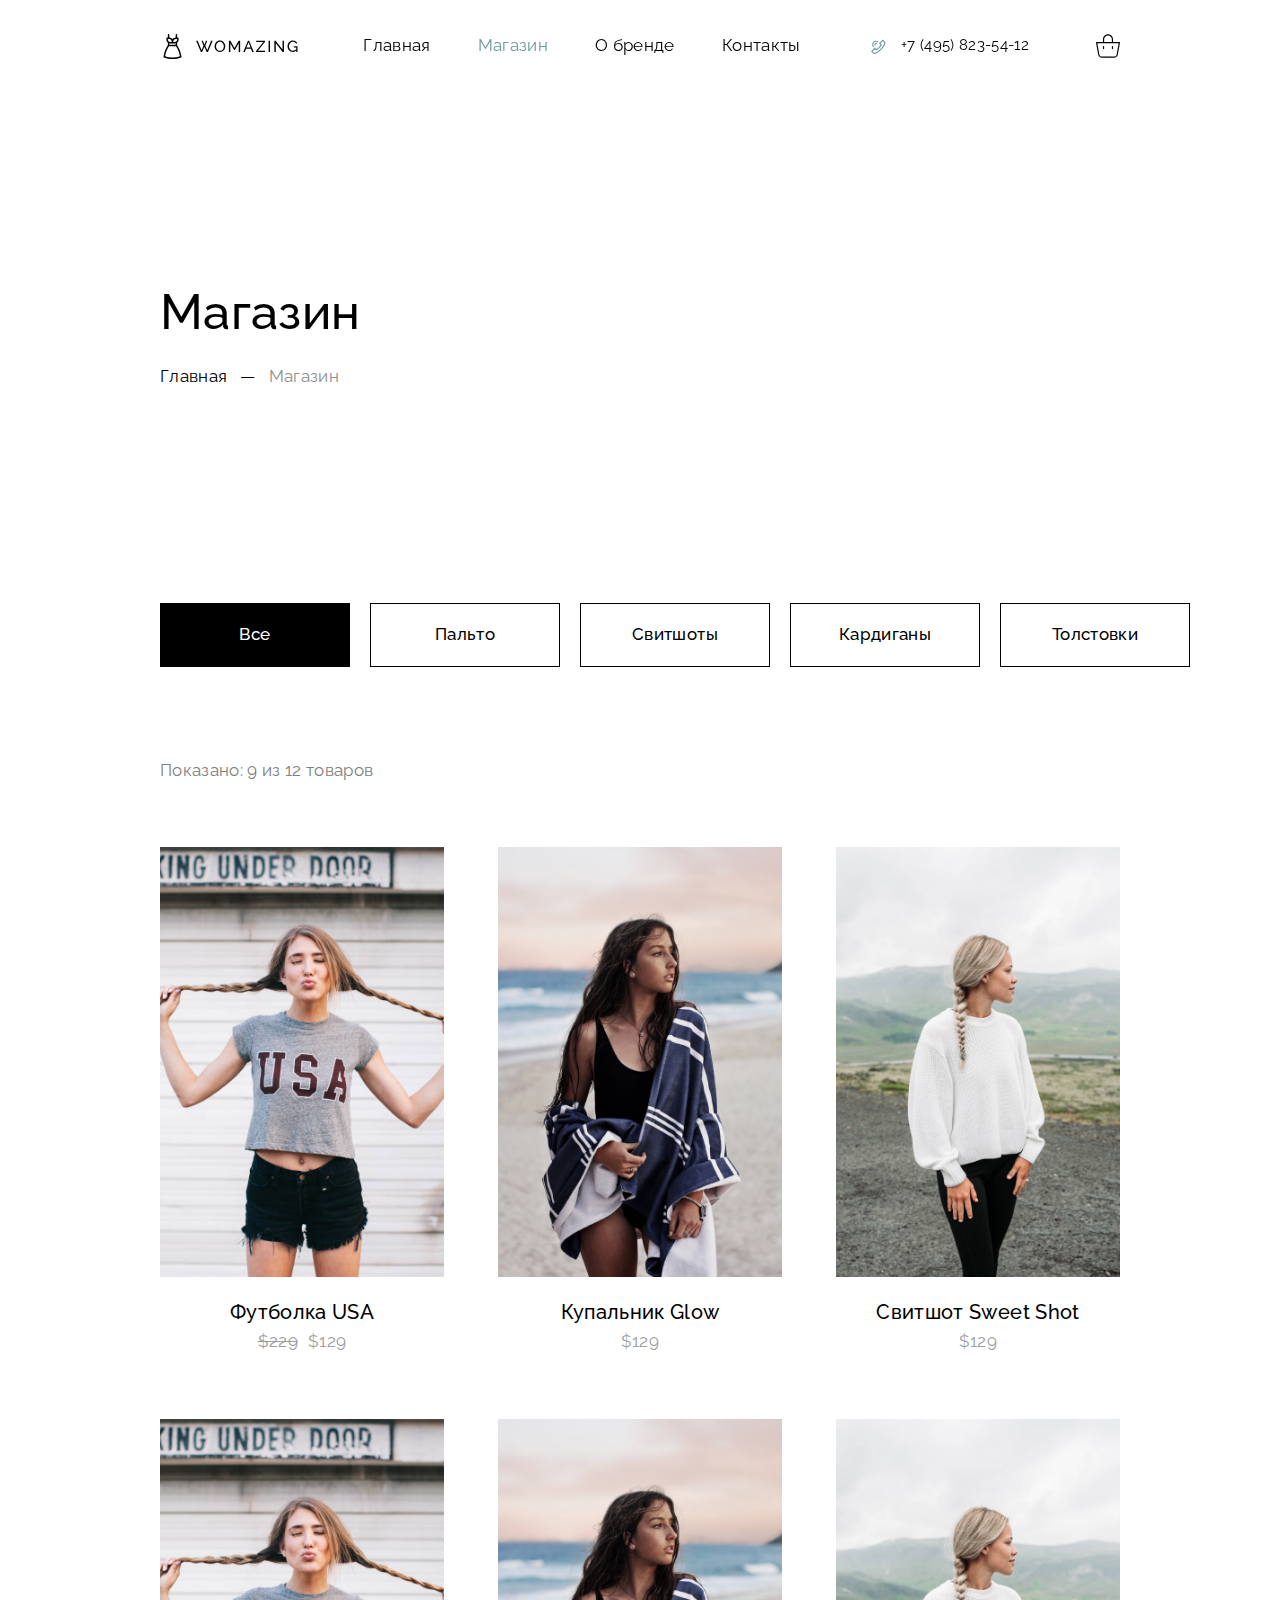
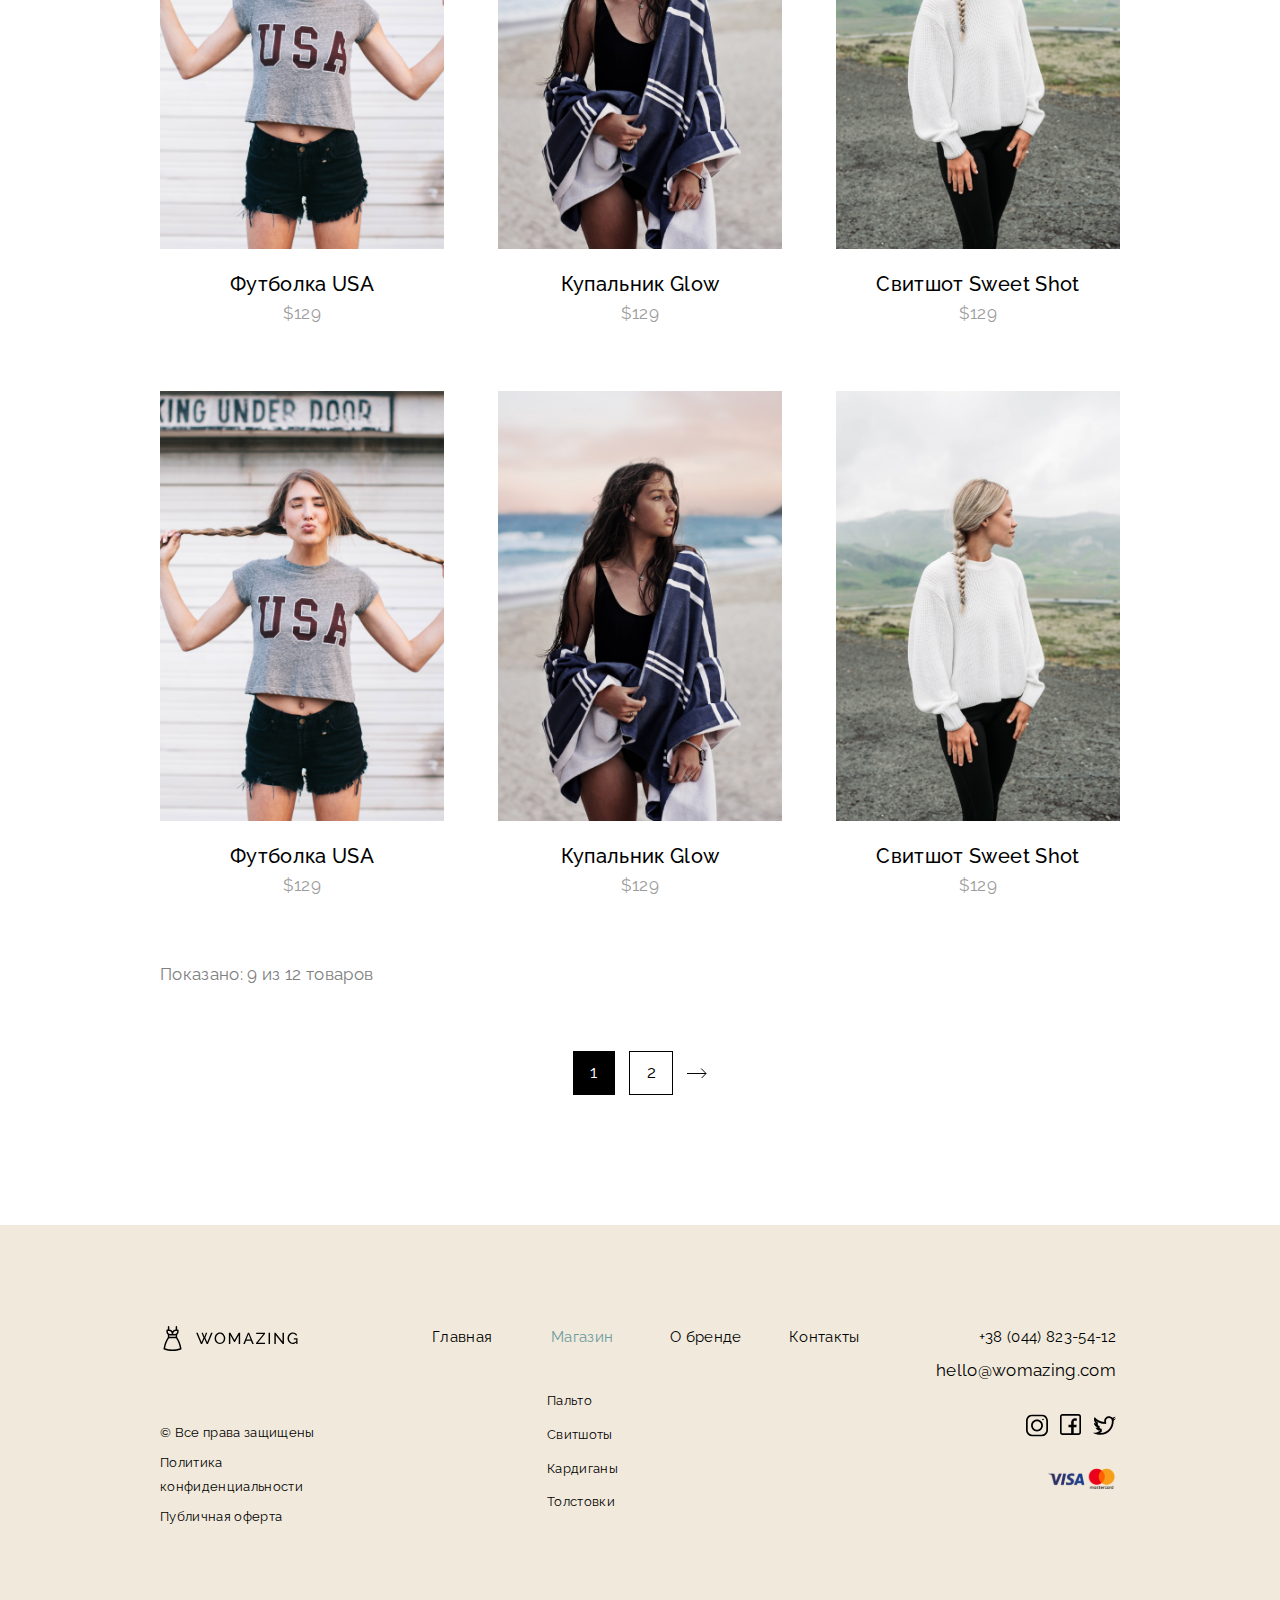
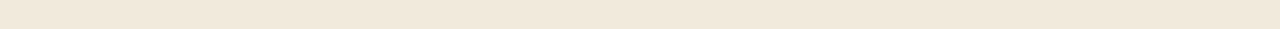
<file: shop.html>
<!DOCTYPE html>
<html lang="en">
    <head>
        <meta charset="UTF-8" />
        <meta http-equiv="X-UA-Compatible" content="IE=edge" />
        <meta name="viewport" content="width=device-width, initial-scale=1.0" />
        <link rel="preconnect" href="https://fonts.googleapis.com" />
        <link rel="preconnect" href="https://fonts.gstatic.com" crossorigin />
        <link href="https://fonts.googleapis.com/css2?family=Raleway:wght@400;500&display=swap" rel="stylesheet" />
        <link rel="stylesheet" href="css/main.css" />
        <title>Womazing</title>
    </head>

    <body>
        <header class="header" id="header">
            <div class="container">
                <nav class="nav__wrapper">
                    <a href="index.html" class="nav__logo">
                        <img src="img/logo.svg" alt="momazing" />
                    </a>

                    <ul class="nav">
                        <li><a href="index.html">Главная</a></li>
                        <li><a class="active" href="shop.html">Магазин</a></li>
                        <li><a href="about.html">О бренде</a></li>
                        <li><a href="#">Контакты</a></li>
                    </ul>

                    <div class="nav-right">
                        <div class="nav__phone">
                            <a href="#" class="nav__phone-img" id="btn-open">
                                <img src="img/phone.svg" alt="phone" />
                            </a>
                            <a href="tel:+74958235412" class="nav__tel"> +7 (495) 823-54-12 </a>
                        </div>

                        <a href="cart.html" class="nav__img-cart">
                            <img src="img/cart.svg" alt="cart" />
                        </a>
                    </div>
                </nav>
            </div>
        </header>
        <section class="shop">
            <div class="container">
                <div class="section__main">
                    <h1 class="section__title">Магазин</h1>
                    <div class="section__text">
                        <a href="index.html" class="section__text-black">Главная</a>
                        <p class="header__text-dash">—</p>
                        <a href="shop.html" class="section__text-gray">Магазин</a>
                    </div>
                </div>
                <div class="tabs">
                    <div class="tabs__wrapper">
                        <a href="#" class="tab active">Все</a>
                        <a href="#" class="tab">Пальто</a>
                        <a href="#" class="tab">Свитшоты</a>
                        <a href="#" class="tab">Кардиганы</a>
                        <a href="#" class="tab">Толстовки</a>
                    </div>
                </div>
                <div class="catalog">
                    <div class="container">
                        <p class="clothes__visible">Показано: 9 из 12 товаров</p>
                        <div class="clothes__wrapper clothes">
                            <div class="clothes__t-shirt">
                                <a href="one-item.html" class="clothes__img">
                                    <img src="img/first-photo-collection.jpg" alt="" />
                                </a>
                                <h4 class="clothes__title">Футболка USA</h4>
                                <div class="clothes__price">
                                    <div class="clothes__price__full price-old">$229</div>
                                    <div class="clothes__price__discount price">$129</div>
                                </div>
                            </div>
                            <div class="clothes__water">
                                <a href="one-item.html" class="clothes__img">
                                    <img src="img/second-photo-collection.jpg" alt="" />
                                </a>
                                <h4 class="clothes__title">Купальник Glow</h4>
                                <div class="clothes__price__discount price">$129</div>
                            </div>
                            <div class="clothe__sweetshot">
                                <a href="one-item.html" class="clothes__img">
                                    <img src="img/third-photo-collection.jpg" alt="" />
                                </a>
                                <h4 class="clothes__title">Свитшот Sweet Shot</h4>
                                <div class="clothes__price__discount price">$129</div>
                            </div>
                            <div class="clothes__t-shirt">
                                <a href="one-item.html" class="clothes__img">
                                    <img src="img/first-photo-collection.jpg" alt="" />
                                </a>
                                <h4 class="clothes__title">Футболка USA</h4>
                                <div class="clothes__price">
                                    <div class="clothes__price__discount price">$129</div>
                                </div>
                            </div>
                            <div class="clothes__water">
                                <a href="one-item.html" class="clothes__img">
                                    <img src="img/second-photo-collection.jpg" alt="" />
                                </a>
                                <h4 class="clothes__title">Купальник Glow</h4>
                                <div class="clothes__price__discount price">$129</div>
                            </div>
                            <div class="clothe__sweetshot">
                                <a href="one-item.html" class="clothes__img">
                                    <img src="img/third-photo-collection.jpg" alt="" />
                                </a>
                                <h4 class="clothes__title">Свитшот Sweet Shot</h4>
                                <div class="clothes__price__discount price">$129</div>
                            </div>
                            <div class="clothes__t-shirt">
                                <a href="one-item.html" class="clothes__img">
                                    <img src="img/first-photo-collection.jpg" alt="" />
                                </a>
                                <h4 class="clothes__title">Футболка USA</h4>
                                <div class="clothes__price">
                                    <div class="clothes__price__discount price">$129</div>
                                </div>
                            </div>
                            <div class="clothes__water">
                                <a href="one-item.html" class="clothes__img">
                                    <img src="img/second-photo-collection.jpg" alt="" />
                                </a>
                                <h4 class="clothes__title">Купальник Glow</h4>
                                <div class="clothes__price__discount price">$129</div>
                            </div>
                            <div class="clothe__sweetshot">
                                <a href="one-item.html" class="clothes__img">
                                    <img src="img/third-photo-collection.jpg" alt="" />
                                </a>
                                <h4 class="clothes__title">Свитшот Sweet Shot</h4>
                                <div class="clothes__price__discount price">$129</div>
                            </div>
                        </div>
                        <p class="clothes__visible">Показано: 9 из 12 товаров</p>
                        <div class="clothes__paginations">
                            <a href="#" class="clothes__pagination active">1</a>
                            <a href="#" class="clothes__pagination">2</a>
                            <a href="#" class="clothes__pagination-img">
                                <img src="img/arrow-right.svg" alt="" />
                            </a>
                        </div>
                    </div>
                </div>
            </div>
        </section>
        <div id="wrapper-modal-first">
            <div id="overlay" class="overlay"></div>
            <div id="modal-window">
                <div>
                    <a href="#" id="btn-close"></a>
                </div>
                <div class="content">
                    <h3 class="content__title">Заказать обратный звонок</h3>

                    <form class="content__form" action="#">
                        <input type="text" class="content__input" placeholder="Имя" />
                        <input type="text" class="content__input" placeholder="E-mail" />
                        <input type="text" class="content__input" placeholder="Телефон" />
                        <button id="call-submit" class="content__button" type="submit">Заказать звонок</button>
                    </form>
                </div>
            </div>
        </div>
        <div id="wrapper-modal-second">
            <div class="overlay"></div>
            <div id="response-modal" class="response-modal">
                <div class="response-modal__content">
                    <p class="response-modal__title">Отлично! Мы вам перезвоним!</p>
                    <button id="btn-close-response" class="btn-close-response">Закрыть</button>
                </div>
            </div>
        </div>
        <footer class="footer" id="footer">
            <div class="container">
                <div class="column__wrapper">
                    <div class="right__column">
                        <a href="index.html" class="footer__logo">
                            <img src="img/logo.svg" alt="momazing" />
                        </a>
                        <div class="confidence">
                            <p class="confidence__private1">© Все права защищены</p>
                            <p class="confidence__private2">Политика конфиденциальности</p>
                            <p class="confidence__private3">Публичная оферта</p>
                        </div>
                    </div>
                    <div class="center__column">
                        <ul class="nav nav__footer">
                            <li><a href="index.html">Главная</a></li>
                            <li><a class="active" href="shop.html">Магазин</a></li>
                            <li><a href="about.html">О бренде</a></li>
                            <li><a href="#">Контакты</a></li>
                        </ul>
                        <ul class="assortment">
                            <li><a href="#">Пальто</a></li>
                            <li><a href="#">Свитшоты</a></li>
                            <li><a href="#">Кардиганы</a></li>
                            <li><a href="#">Толстовки</a></li>
                        </ul>
                    </div>
                    <div class="left-column">
                        <div class="left__column__contacts">
                            <a href="tel:+74958235412" class="nav__tel"> +38 (044) 823-54-12 </a>
                            <a href="mailto:hello@womazing.com">hello@womazing.com</a>
                        </div>
                        <div class="left__column__items">
                            <div class="left__column__item">
                                <img src="img/instagram.svg" alt="" />
                            </div>
                            <div class="left__column__item">
                                <img src="img/facebook.svg" alt="" />
                            </div>
                            <div class="left__column__item">
                                <img src="img/twitter.svg" alt="" />
                            </div>
                        </div>
                        <div class="left-column__payment">
                            <img src="img/visa-mastercard.svg" alt="" />
                        </div>
                    </div>
                </div>
            </div>
        </footer>
        <script src="js/main.js"></script>
    </body>
</html>
</file>
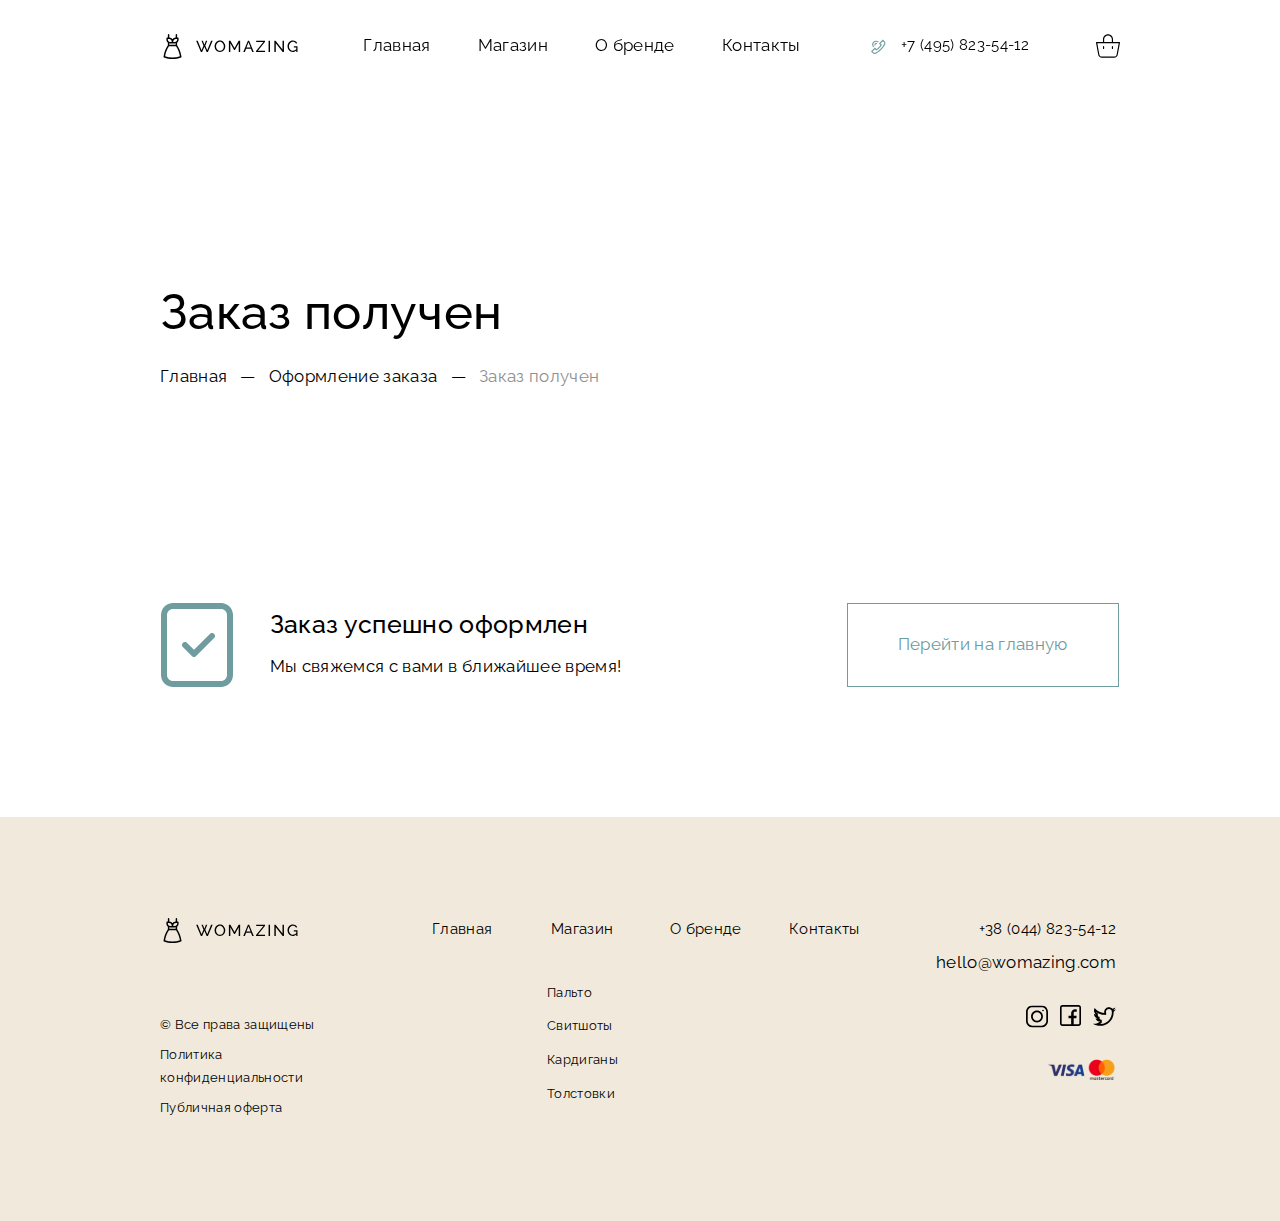
<file: success.html>
<!DOCTYPE html>
<html lang="en">
    <head>
        <meta charset="UTF-8" />
        <meta http-equiv="X-UA-Compatible" content="IE=edge" />
        <meta name="viewport" content="width=device-width, initial-scale=1.0" />
        <link rel="preconnect" href="https://fonts.googleapis.com" />
        <link rel="preconnect" href="https://fonts.gstatic.com" crossorigin />
        <link href="https://fonts.googleapis.com/css2?family=Raleway:wght@400;500&display=swap" rel="stylesheet" />
        <link rel="stylesheet" href="css/main.css" />
        <title>Womazing</title>
    </head>

    <body>
        <header class="header" id="header">
            <div class="container">
                <nav class="nav__wrapper">
                    <a href="index.html" class="nav__logo">
                        <img src="img/logo.svg" alt="momazing" />
                    </a>

                    <ul class="nav">
                        <li><a href="index.html">Главная</a></li>
                        <li><a href="shop.html">Магазин</a></li>
                        <li><a href="about.html">О бренде</a></li>
                        <li><a href="contacts.html">Контакты</a></li>
                    </ul>

                    <div class="nav-right">
                        <div class="nav__phone">
                            <a href="#" class="nav__phone-img" id="btn-open">
                                <img src="img/phone.svg" alt="phone" />
                            </a>
                            <a href="tel:+74958235412" class="nav__tel"> +7 (495) 823-54-12 </a>
                        </div>

                        <a href="cart.html" class="nav__img-cart">
                            <img src="img/cart.svg" alt="cart" />
                        </a>
                    </div>
                </nav>
            </div>
        </header>
        <section class="checkmark">
            <div class="container">
                <div class="section__main">
                    <h1 class="section__title">Заказ получен</h1>
                    <div class="section__text">
                        <a href="index.html" class="section__text-black">Главная</a>
                        <p class="header__text-dash">—</p>
                        <a href="checkout.html" class="section__text-black">Оформление заказа</a>
                        <p class="header__text-dash">—</p>
                        <a href="success.html" class="section__text-gray">Заказ получен</a>
                    </div>
                </div>
                <div class="success__wrapper">
                    <div class="success__img">
                        <img src="img/check.svg" alt="" />
                    </div>
                    <div class="success__text">
                        <h3 class="success__title">Заказ успешно оформлен</h3>
                        <p class="success__subtitle">Мы свяжемся с вами в ближайшее время!</p>
                    </div>
                    <a href="index.html" class="success__btn">Перейти на главную</a>
                </div>
            </div>
        </section>
        <div id="wrapper-modal-first">
            <div id="overlay" class="overlay"></div>
            <div id="modal-window">
                <div>
                    <a href="#" id="btn-close"></a>
                </div>
                <div class="content">
                    <h3 class="content__title">Заказать обратный звонок</h3>

                    <form class="content__form" action="#">
                        <input type="text" class="content__input" placeholder="Имя" />
                        <input type="text" class="content__input" placeholder="E-mail" />
                        <input type="text" class="content__input" placeholder="Телефон" />
                        <button id="call-submit" class="content__button" type="submit">Заказать звонок</button>
                    </form>
                </div>
            </div>
        </div>
        <div id="wrapper-modal-second">
            <div class="overlay"></div>
            <div id="response-modal" class="response-modal">
                <div class="response-modal__content">
                    <p class="response-modal__title">Отлично! Мы вам перезвоним!</p>
                    <button id="btn-close-response" class="btn-close-response">Закрыть</button>
                </div>
            </div>
        </div>
        <footer class="footer" id="footer">
            <div class="container">
                <div class="column__wrapper">
                    <div class="right__column">
                        <a href="index.html" class="footer__logo">
                            <img src="img/logo.svg" alt="momazing" />
                        </a>
                        <div class="confidence">
                            <p class="confidence__private1">© Все права защищены</p>
                            <p class="confidence__private2">Политика конфиденциальности</p>
                            <p class="confidence__private3">Публичная оферта</p>
                        </div>
                    </div>
                    <div class="center__column">
                        <ul class="nav nav__footer">
                            <li><a href="index.html">Главная</a></li>
                            <li><a href="shop.html">Магазин</a></li>
                            <li><a href="about.html">О бренде</a></li>
                            <li><a href="contacts.html">Контакты</a></li>
                        </ul>
                        <ul class="assortment">
                            <li><a href="#">Пальто</a></li>
                            <li><a href="#">Свитшоты</a></li>
                            <li><a href="#">Кардиганы</a></li>
                            <li><a href="#">Толстовки</a></li>
                        </ul>
                    </div>
                    <div class="left-column">
                        <div class="left__column__contacts">
                            <a href="tel:+74958235412" class="nav__tel"> +38 (044) 823-54-12 </a>
                            <a href="mailto:hello@womazing.com">hello@womazing.com</a>
                        </div>
                        <div class="left__column__items">
                            <div class="left__column__item">
                                <img src="img/instagram.svg" alt="" />
                            </div>
                            <div class="left__column__item">
                                <img src="img/facebook.svg" alt="" />
                            </div>
                            <div class="left__column__item">
                                <img src="img/twitter.svg" alt="" />
                            </div>
                        </div>
                        <div class="left-column__payment">
                            <img src="img/visa-mastercard.svg" alt="" />
                        </div>
                    </div>
                </div>
            </div>
        </footer>
        <script src="js/main.js"></script>
    </body>
</html>
</file>
<file: css/main.css>
body {
    font-family: "Raleway", sans-serif;
    padding: 0;
    margin: 0;
    color: #000;
    font-weight: 400;
    font-size: 17px;
    background: #fff;
    line-height: 1.4em;
    letter-spacing: 0.02em;
}

*,
*::before,
*::after {
    box-sizing: border-box;
}

h1,
h2,
h3,
h4,
h5,
h6 {
    margin: 0;
    padding: 0;
    font-weight: 500;
    line-height: 1.1em;
}

h1 {
    font-size: 55px;
}

h2 {
    font-size: 40px;
}

h3 {
    font-size: 25px;
}

h4 {
    font-size: 20px;
}

p {
    margin: 0;
    padding: 0;
}

ul,
li {
    padding: 0;
    margin: 0;
    display: block;
}

a {
    text-decoration: none;
    color: #000;
}

img {
    display: block;
    max-width: 100%;
    object-fit: cover;
}

button {
    font-family: "WhichFont", sans-serif;
    outline: 0;
    border: none;
}

input {
    color: #868686;
    font-size: 17px;
    font-family: Raleway;
    font-weight: 500;
    line-height: 140%;
    letter-spacing: 0.34px;
    outline: 0;
}

textarea {
    color: #868686;
    font-size: 17px;
    font-family: Raleway;
    font-weight: 500;
    line-height: 140%;
    letter-spacing: 0.34px;
    outline: 0;
}

.btn {
    display: flex;
    align-items: center;
    padding: 22px 0;
    justify-content: center;
    background: #6e9c9f;
    color: #fff;
    transition: all 0.5s ease;
}

.btn:hover {
    background-color: #509498;
}

.price {
    color: #9c9c9c;
    text-align: center;
}

.price-old {
    color: #9c9c9c;
    text-decoration-line: line-through;
}

.container {
    width: 1110px;
    margin: 0 auto;
}

/* Header */

.header {
    padding: 34px 0;
    position: sticky;
    top: 0;
    z-index: 50;
    transition: all 0.3s ease;
}

.hidden-header {
    display: none; /* или visibility: hidden; */
}

.opacity {
    background: #fff;
    box-shadow: 0px 4px 15px 0px rgba(0, 0, 0, 0.05);
}

.nav__wrapper {
    display: flex;
    justify-content: space-between;
}

.nav {
    display: flex;
    justify-content: space-between;
    column-gap: 47px;
}

.nav__logo {
    width: 139px;
    height: 25px;
}

.nav__logo img {
    width: inherit;
    height: inherit;
}

.nav-right {
    display: flex;
    justify-content: space-between;
    column-gap: 67px;
}

.nav__phone {
    display: flex;
    justify-content: space-between;
    column-gap: 9px;
}

.nav__phone-img {
    position: relative;
    width: 27px;
    height: 27px;
    margin: 0 auto;
}

.nav__phone-img img {
    width: inherit;
    height: inherit;
}

.nav__phone-img::before {
    content: "";
    position: absolute;
    height: 100%;
    width: 100%;
    background: url(../img/phone_hover.svg) no-repeat center center;
    opacity: 0;
    transition: all 0.5s ease;
}

.nav__phone-img:hover::before {
    opacity: 1;
    cursor: pointer;
}

.nav__img-cart {
    width: 24px;
    height: 24px;
    margin: 0 auto;
}

.nav__img-cart img {
    width: inherit;
    height: inherit;
}

.yellow-rectangle {
    position: absolute;
    right: 0;
    top: 0;
    z-index: -1;

    width: 705px;
    height: 826px;
}

.yellow-rectangle img {
    width: inherit;
    height: inherit;
}

.big-girl-photo {
    position: absolute;
    top: 120px;
    right: 245px;
    z-index: 1;

    width: 410px;
    height: 646px;
}

.big-girl-photo img {
    width: inherit;
    height: inherit;
}

.middle-girl-photo {
    position: absolute;
    width: 190px;
    height: 318px;
    right: 595px;
    top: 508px;
    z-index: 2;
}

.middle-girl-photo img {
    width: inherit;
    height: inherit;
}

.small-girl-photo {
    position: absolute;
    width: 197px;
    height: 197px;
    right: 141px;
    z-index: 2;
    top: 243px;
}

.small-girl-photo img {
    width: inherit;
    height: inherit;
}

.offer__wrapper {
    padding: 186px 0 176px;
}

.offer__title {
    width: 585px;
}

.offer__text {
    margin: 45px 0 52px;
    font-size: 20px;
    text-align: right;
    width: 385px;
}

.offer__direction {
    display: flex;
    padding: 19px 27px;
}

.offer__btn {
    width: 243px;
}

.offer__down {
    background: rgba(110, 156, 159, 0.1);
    padding: 20px 26px;
}

.offer__down img {
    width: 14px;
    height: 28px;
}

/* Collection */

.collection {
    padding: 130px 0;
}

.clothes__wrapper {
    display: flex;
    justify-content: space-between;
    margin: 92px 0 65px;
    flex-wrap: wrap;
    row-gap: 65px;
}

.clothes__price {
    justify-content: center;
    column-gap: 10px;
    display: flex;
}

.clothes__title {
    text-align: center;
    padding: 24px 0 7px;
}

.clothes__img {
    display: flex;
    width: 350px;
    height: 478px;
    position: relative;
}

.clothes__img::before {
    content: "";
    position: absolute;
    height: 100%;
    width: 100%;
    background: rgba(110, 156, 159, 0.64);
    opacity: 0;
    transition: all 0.5s ease;
}

.clothes__img::after {
    content: "";
    position: absolute;
    top: 50%;
    left: 50%;
    width: 31px;
    height: 22px;
    transform: translate(-50%, -50%);
    background: url(../img/arrow-hover.svg) no-repeat center center;
    opacity: 0;
    transition: all 0.5s ease;
}

.clothes__img:hover::before {
    opacity: 1;
    cursor: pointer;
}

.clothes__img:hover::after {
    opacity: 1;
    cursor: pointer;
}

.clothes__img img {
    width: inherit;
    height: inherit;
}

.clothes__btn {
    border: 1px solid #6e9c9f;
    color: #6e9c9f;
    margin: 0 auto;
    width: 243px;
    display: flex;
    align-items: center;
    padding: 22px 0;
    justify-content: center;
    transition: all 0.5s ease;
}

.clothes__btn:hover {
    background-color: #6e9c9f;
    color: #fff;
}

/* Importance */

.professional__wrapper {
    display: flex;
    justify-content: space-between;
    margin-top: 92px;
    column-gap: 30px;
}

.professional__quality-item {
    width: 61px;
    height: 61px;
    margin-bottom: 37px;
    align-items: center;
}

.professional__quality-item img {
    width: inherit;
    height: inherit;
}

.professional__quality-text {
    margin-top: 24px;
}

/* Team */

.team {
    padding: 130px 0;
}

.about__wrapper {
    display: flex;
    margin-top: 92px;
    column-gap: 124px;
}

.about__brand {
    margin: 78px 0;
}

.about__img {
    width: 729px;
    height: 487px;
}

.about__img img {
    width: inherit;
    height: inherit;
}

.about__brand-text {
    width: 255px;
    font-weight: 500;
    margin: 28px 0;
}

.about__brand-link {
    color: #6e9c9f;
    transition: all 0.5s ease;
}

.about__brand-link:hover {
    border-bottom: 1px solid #cededf;
}

/* Footer */

.footer {
    padding: 101px 0;
    background: #f1eadc;
}

.column__wrapper {
    display: flex;
}

.confidence {
    margin-top: 70px;
    font-size: 13px;
}

.confidence__private2 {
    margin: 6px 0;
    width: 207px;
}

.center__column {
    margin: 0 229px 0 81px;
    display: flex;
    flex-direction: column;
    row-gap: 39px;
}

.footer__logo {
    width: 139px;
    height: 25px;
}

.footer__logo img {
    width: inherit;
    height: inherit;
}

.nav__footer {
    font-size: 15px;
}

.nav__footer li {
    width: 72px;
}

.nav li a.active {
    color: #6e9c9f;
}

.assortment {
    margin-left: 115px;
    display: flex;
    flex-direction: column;
    font-size: 13px;
    row-gap: 10px;
}

.left-column {
    display: flex;
    flex-direction: column;
    align-items: flex-end;
}

.left__column__items {
    display: flex;
    margin: 31px 0;
    column-gap: 12px;
}

.left__column__contacts {
    display: flex;
    flex-direction: column;
    align-items: flex-end;
    row-gap: 9px;
}

/* SHOP
=================*/

.section__main {
    padding: 190px 0 214px;
}

.section__text {
    display: flex;
    column-gap: 13px;
    width: 507px;
    margin-top: 26px;
}

.section__text-gray {
    color: #909090;
}

.tabs__wrapper {
    width: fit-content;
    display: flex;
    justify-content: space-between;
    column-gap: 20px;
}

.tab {
    display: flex;
    align-items: center;
    padding: 19px 0;
    width: 190px;
    border: 1px solid #000000;
    justify-content: center;
    font-weight: 500;
}

.tab.active {
    background: #000;
    color: #fff;
}

.catalog {
    padding: 92px 0 130px;
}

.clothes {
    margin: 65px 0;
}

.clothes__visible {
    color: #808080;
}

.clothes__paginations {
    display: flex;
    justify-content: center;
    align-items: center;
    column-gap: 14px;
    margin-top: 65px;
}

.clothes__pagination {
    padding: 9px 16.5px;

    border: 1px solid #000000;
}

.clothes__pagination.active {
    background: #000000;
    color: #fff;
}

.clothes__pagination-img {
    height: 10px;
    width: 20px;
}

.clothes__pagination-img img {
    width: inherit;
    height: inherit;
}

/* One Item
=========================== */

.header__one-item {
    padding: 110px 0 102px;
}

.sweatshirt__wrapper {
    display: flex;
}

.sweatshirt__img {
    width: 536px;
    height: 729px;
}

.sweatshirt__img img {
    width: inherit;
    height: inherit;
}

.sweatshirt__parameter {
    padding: 117px 150px 117px 74px;
}

.sweatshirt__price {
    display: flex;
    line-height: 1.1em;
    font-weight: 500;
    column-gap: 29px;
}

.sweatshirt__price-discount {
    font-size: 40px;
    color: #998e78;
}

.sweatshirt__price-full {
    font-size: 30px;
}

.sweatshirt__sizes {
    margin: 59px 0;
}

.sweatshirt__text {
    font-weight: 500;
    font-size: 20px;
}

.sweatshirt__sizes-wrapper {
    display: flex;
    column-gap: 14px;
    margin-top: 34px;
}

.sweatshirt__size {
    width: 41px;
    height: 41px;

    display: flex;
    align-items: center;
    justify-content: center;

    font-family: "Raleway";
    font-size: 17px;
    font-weight: 500;
    line-height: 140%; /* 23.8px */
    letter-spacing: 0.34px;

    cursor: pointer;
    border: 1px solid #000;
    background-color: transparent;
}

.sweatshirt__size.active {
    background-color: #000;
    color: #fff;
}

.sweatshirt__colours {
    margin-bottom: 59px;
}

.sweatshirt__colours-wrapper {
    display: flex;
    column-gap: 14px;
    margin-top: 34px;
}

.sweatshirt__colour {
    width: 41px;
    height: 41px;
    border-radius: 50%;
    cursor: pointer;
}

.sweatshirt__colour.brown {
    background: #927876;
}

.sweatshirt__colour.gray {
    background: #d5d5d5;
}

.sweatshirt__colour.pink {
    background: #fd9696;
}

.sweatshirt__colour.orange {
    background: #fdc796;
}

.sweatshirt__colour.active {
    border: 1px solid #000000;
}

.sweatshirt__cart {
    display: flex;
    column-gap: 11px;
}

.sweatshirt__cart-amount {
    padding: 20px 30px;
    border: 1px solid #afafaf;
}

.sweatshirt__cart-btn {
    width: 268px;
}

/* Related products */

.related-products {
    padding: 130px 0;
}

.recommendations__wrapper {
    display: flex;
    column-gap: 30px;
    margin-top: 67px;
}

/* About
========================== */

.header__about-brand {
    padding: 190px 0 214px;
}

/* History */

.history {
    padding-bottom: 130px;
}

.idea__wrapper {
    display: flex;
    column-gap: 94px;
    margin-bottom: 130px;
}

.idea__img {
    width: 442px;
    height: 547px;
}

.idea__img img {
    width: inherit;
    height: inherit;
}

.idea {
    padding: 113px 0;
}

.idea__text {
    margin-top: 46px;
    width: 542px;
    font-weight: 500;
}

.magic__wrapper {
    display: flex;
    column-gap: 123px;
    margin-bottom: 130px;
}

.magic__img {
    width: 442px;
    height: 547px;
}

.magic__img img {
    width: inherit;
    height: inherit;
}

.magic {
    padding: 77px 0;
}

.magic__text {
    margin-top: 46px;
    width: 542px;
    font-weight: 500;
    color: #000000;
}

.about__btn {
    width: 260px;
    margin: 0 auto;
}

/* Contacts
========================= */

.form__card {
    width: 1109px;
    height: 476px;

    background: #dddddd;
}

.contacts__wrapper {
    display: flex;
    column-gap: 98px;
    margin-top: 130px;
}

.contacts__telephone {
    column-gap: 19px;
}

.contacts__mail {
    column-gap: 19px;
}

.contacts__address {
    column-gap: 19px;
}

.contacts__up {
    font-weight: 500;
    font-size: 17px;
}

.contacts__down {
    font-weight: 500;
    font-size: 20px;
}

/* Feedback */

.feedback {
    padding: 130px 0;
}

.feedback__wrapper {
    display: flex;
    flex-direction: column;
    row-gap: 35px;
}

.feedback__wrapper input {
    width: 350px;
    padding-bottom: 16px;
    border: none;
    border-bottom: 1px solid #000000;
}

.feedback__wrapper textarea {
    width: 443px;
    height: 134px;
    border: none;
    border-bottom: 1px solid #000000;
}

.feedback__btn {
    width: 189px;
}

.sent__successfully {
    margin-top: 62px;
    padding: 30px 0;
    background: #f1eadc;
    width: 437px;
    justify-content: center;
    display: flex;
    margin-bottom: 130px;
}

/* Cart
========================== */

.table {
    display: flex;
    flex-direction: column;
}

.top-row {
    padding-bottom: 26px;
    display: flex;
    border-bottom: 1px solid #000;
    justify-content: space-between;
}

.top-row th:first-child {
    margin-right: 325px;
}

.top-row th {
    font-weight: 500;
    font-size: 20px;
    line-height: 140%;
    letter-spacing: 0.02em;
    color: #000;
}

.table-body {
    display: flex;
    flex-direction: column;
}

.middle-row {
    display: flex;
    justify-content: space-between;
    align-items: center;
}

.product {
    padding-top: 49px;
    padding-bottom: 72px;
    display: flex;
    align-items: center;
    column-gap: 34px;
}

.product__delete {
    width: 12px;
    height: 12px;
}

.product__delete img {
    width: inherit;
    height: inherit;
}

.product__img {
    width: 136px;
    height: 205px;
}

.product__img img {
    width: inherit;
    height: inherit;
}

.product__name {
    font-weight: 500;
    font-size: 17px;
    line-height: 140%;
    letter-spacing: 0.02em;
    color: #000;
}

.price__table {
    font-weight: 500;
    font-size: 17px;
    line-height: 140%;
    letter-spacing: 0.02em;
    color: #000000;
}

.quantity {
    padding: 11px 0;
    width: 47px;
    display: flex;
    align-items: center;
    justify-content: center;
    font-size: 20px;
    line-height: 140%;
    letter-spacing: 0.02em;
    color: #000000;
    border: 1px solid #afafaf;
    background-color: #fff;
}

.total__price {
    font-weight: 500;
    font-size: 17px;
    line-height: 140%;
    letter-spacing: 0.02em;
    color: #000000;
}

.bottom-row {
    display: flex;
    justify-content: space-between;
}

.bottom-row td {
    display: flex;
    flex-basis: 100%;
}

.coupon-wrapper {
    display: flex;
    justify-content: space-between;
}

.coupon-wrapepr__inner {
    display: flex;
    column-gap: 14px;
    align-items: flex-end;
}

.coupon-wrapper__input {
    width: 255px;
    height: 47px;
    border: none;
    border-bottom: 1px solid #000;
    outline: 0;
}

.coupon-wrapper__input::placeholder {
    font-weight: 500;
    color: #868686;
}

.coupon-wrapper__btn {
    padding: 22px 0;
    width: 248px;
    display: flex;
    align-items: center;
    justify-content: center;
    font-size: 17px;
    line-height: 138.9%;
    text-align: center;
    letter-spacing: 0.02em;
    color: #6e9c9f;
    background-color: #fff;
    border: 1px solid #6e9c9f;
    cursor: pointer;
    transition: all 0.5s ease;
}

.coupon-wrapper__btn:hover {
    background: #6e9c9f;
    color: #fff;
}

.update-cart__btn {
    padding: 22px 0;
    width: 254px;
    display: flex;
    align-items: center;
    justify-content: center;
    font-size: 17px;
    line-height: 138.9%;
    text-align: center;
    letter-spacing: 0.02em;
    color: #6e9c9f;
    background-color: #fff;
    border: 1px solid #6e9c9f;
    cursor: pointer;
    transition: all 0.5s ease;
}

.update-cart__btn:hover {
    background: #6e9c9f;
    color: #fff;
}

.subtotal-row {
    margin-top: 88px;
    display: flex;
    align-items: flex-end;
    justify-content: center;
    flex-direction: column;
}

.subtotal {
    text-align: left;
    font-weight: 500;
}

.subtotal-price {
    font-weight: 500;
    font-size: 17px;
}

.subtotal-price span {
    margin-left: 20px;
}

.result-row {
    margin-top: 28px;
    display: flex;
    align-items: center;
    justify-content: flex-end;
    column-gap: 15px;
}

.result {
    padding: 16px 31px;
    display: inline-block;
    background: #f1eadc;
    font-weight: 500;
    font-size: 25px;
    line-height: 140%;
    letter-spacing: 0.02em;
    color: #000;
}

.result span {
    margin-left: 69px;
    font-weight: 500;
    font-size: 25px;
}

.checkout__btn {
    width: 236px;
}

/* Checkout
====================== */

.feedback-order__wrapper {
    display: flex;
    justify-content: space-between;
}

.feedback__form {
    display: flex;
    flex-direction: column;
    row-gap: 47px;
}

.feedback__inner {
    display: flex;
    flex-direction: column;
}

.feedback__wrapper {
    margin-top: 47px;
}

.comments {
    margin-bottom: 130px;
}

.comments__text {
    margin-top: 47px;
    width: 350px;
    height: 134px;
    border: none;
    border-bottom: 1px solid #000000;
}

.order-wrapper {
    margin-top: 47px;
    display: flex;
    justify-content: space-between;
    column-gap: 73px;
}

.order-wrapper__left {
    display: flex;
    flex-direction: column;
    row-gap: 30px;
}

.order-left__item {
    font-weight: 500;
    font-size: 20px;
}

.order-wrapper__right {
    display: flex;
    flex-direction: column;
    row-gap: 30px;
}

.order-right__item span {
    font-weight: 500;
    font-size: 20px;
}

.order-right__item {
    font-weight: 500;
    font-size: 17px;
}

.order__total {
    margin-top: 15px;
    padding: 15px 20px;
    display: flex;
    align-items: center;
    justify-content: space-between;
    background: #f1eadc;
    margin-bottom: 159px;
}

.order__text {
    font-weight: 500;
    font-size: 20px;
}

.order__price {
    font-weight: 500;
    font-size: 20px;
}

.pay__checkbox {
    display: flex;
    align-items: center;
    column-gap: 14px;
    position: relative;
    width: fit-content;
    padding-left: 36px;
    margin: 47px 0;
}

.pay__checkbox::before {
    content: "";
    position: absolute;
    top: 50%;
    left: 0;
    transform: translate(0, -50%);
    width: 22px;
    height: 22px;
    border: 1px solid #000;
    z-index: -1;
}

.pay__checkbox::after {
    content: "";
    position: absolute;
    top: 50%;
    left: 7px;
    transform: translate(0, -50%);
    width: 10px;
    height: 10px;
    background: #000;
    z-index: -1;
    opacity: 0;
    transition: all 0.3s ease;
}

.pay__checkbox.active::after {
    opacity: 1;
}

input[type="checkbox"] {
    position: absolute;
    width: 100%;
    height: 100%;
    cursor: pointer;
    left: 0;
    opacity: 0;
}

.pay__btn {
    width: 246px;
}

/* Success
==================== */

.success__wrapper {
    display: flex;
    padding-bottom: 130px;
}

.success__img {
    width: 72px;
    height: 84px;
    margin: 0 auto;
}

.success__img img {
    width: inherit;
    height: inherit;
}

.success__text {
    display: flex;
    flex-direction: column;
    margin: 0 224px 0 35px;
    row-gap: 17px;
    justify-content: center;
}

.success__btn {
    border: 1px solid #6e9c9f;
    color: #6e9c9f;
    margin: 0 auto;
    width: 272px;
    display: flex;
    align-items: center;
    padding: 22px 0;
    justify-content: center;
    transition: all 0.5s ease;
}

.success__btn:hover {
    background-color: #6e9c9f;
    color: #fff;
}

/* Modal */

#btn-close {
    position: absolute;
    top: 32px;
    right: 32px;
}

#btn-close:before,
#btn-close:after {
    position: absolute;
    content: " ";
    height: 14px;
    width: 1px;
    background-color: #000;
}
#btn-close:before {
    transform: rotate(45deg);
}
#btn-close:after {
    transform: rotate(-45deg);
}

#wrapper-modal-first {
    width: 100%;
    height: 100%;
    display: none;
}

#wrapper-modal-first.active {
    display: block;
}

.overlay {
    position: fixed;
    top: 0;
    left: 0;
    width: 100%;
    height: 100%;
    z-index: 3;
    background: rgba(110, 156, 159, 0.95);
    opacity: 0.5;
}

#wrapper-modal-second {
    width: 100%;
    height: 100%;
    display: none;
}

#wrapper-modal-second.active {
    display: block;
}

#overlay-second {
    position: fixed;
    top: 0;
    left: 0;
    width: 100%;
    height: 100%;
    z-index: 3;
    background: rgba(110, 156, 159, 0.95);
    opacity: 0.5;
}

#modal-window {
    position: fixed;
    top: 50%;
    left: 50%;
    transform: translate(-50%, -50%);
    max-width: 491px;
    width: 100%;
    min-height: 503px;
    z-index: 52;
    border: 1px solid black;
    background-color: #ffffff;
}

.content {
    padding: 70px;
    text-align: center;
}

.content__title {
    font-size: 25px;
    font-style: normal;
    font-weight: 500;
    line-height: 140%;
    letter-spacing: 0.5px;
}

.content__form {
    margin-top: 35px;
    display: flex;
    flex-direction: column;
    gap: 35px;
}

.content__input {
    padding-bottom: 15px;
    border: none;
    border-bottom: 1px solid #000;
}

.content__input::placeholder {
    font-size: 17px;
    font-weight: 500;
    line-height: 140%;
    letter-spacing: 0.34px;
}

.content__button {
    padding: 22px 0;
    display: flex;
    align-items: center;
    justify-content: center;
    background-color: #6e9c9f;
    font-size: 17px;
    font-weight: 400;
    line-height: 138.9%;
    letter-spacing: 0.34px;
    color: #fff;
    cursor: pointer;
    border: none;
}

.response-modal {
    padding: 70px;
    position: fixed;
    top: 50%;
    left: 50%;
    transform: translate(-50%, -50%);
    max-width: 600px;
    width: 100%;
    max-height: 278px;
    z-index: 51;
    border: 1px solid black;
    background-color: #ffffff;
}

.response-modal__content {
    display: flex;
    flex-direction: column;
    align-items: center;
    justify-content: center;
}

.response-modal__title {
    font-size: 25px;
    font-weight: 500;
    line-height: 140%;
    letter-spacing: 0.5px;
}

.btn-close-response {
    margin-top: 35px;
    padding: 22px 50px;
    display: flex;
    align-items: center;
    justify-content: center;
    font-size: 17px;
    font-weight: 400;
    line-height: 138.9%;
    letter-spacing: 0.34px;
    color: #6e9c9f;
    cursor: pointer;
}

/* Responsive */

/* 1200px - 1440px */
@media screen and (max-width: 1440px) {
    .container {
        width: 960px;
    }

    .nav__tel {
        font-size: 15px;
    }

    .big-girl-photo {
        right: 114px;
        width: 355px;
        height: 568px;
    }

    .middle-girl-photo {
        width: 190px;
        height: 287px;
        right: 423px;
        top: 432px;
    }

    .small-girl-photo {
        width: 164px;
        height: 158px;
        right: 34px;
        top: 237px;
    }

    .yellow-rectangle {
        width: 502px;
        height: 721px;
    }

    .offer__wrapper {
        padding: 113px 0 150px;
    }

    .offer__title {
        width: 487px;
    }

    h1 {
        font-size: 49px;
    }

    .offer__text {
        width: 307px;
        font-size: 17px;
    }

    .clothes__nowrap {
        flex-wrap: nowrap;
        column-gap: 20px;
    }

    .clothes__img {
        width: 284px;
        height: 430px;
    }

    .collection {
        padding: 100px 0;
    }

    .center__column {
        margin: 0 75px 0 65px;
    }

    .form__card {
        width: 960px;
        height: 405px;
        background: #dddddd;
    }
}

/* 992px - 1200px */
@media screen and (max-width: 1200px) {
    .container {
        width: 960px;
    }

    body {
        font-size: 15px;
    }

    h1 {
        font-size: 42px;
    }

    .nav {
        column-gap: 15px;
    }

    .nav-right {
        column-gap: 15px;
    }

    .nav__logo {
        width: 115px;
        height: 21px;
    }

    .nav__img-cart {
        width: 19px;
        height: 19px;
    }

    .yellow-rectangle {
        width: 430px;
        height: 664px;
    }

    .big-girl-photo {
        right: 126px;
        width: 278px;
        height: 495px;
        top: 111px;
    }

    .small-girl-photo {
        width: 132px;
        height: 151px;
        right: 36px;
        top: 193px;
    }

    .middle-girl-photo {
        width: 157px;
        height: 252px;
        right: 373px;
        top: 410px;
    }

    .offer__title {
        width: 413px;
    }

    .offer__btn {
        width: 234px;
    }
}

/* 768px - 992px */
@media screen and (max-width: 992px) {
    .container {
        width: 720px;
    }

    body {
        font-size: 13px;
    }

    h1 {
        font-size: 37px;
    }

    h2 {
        font-size: 31px;
    }

    h3 {
        font-size: 16px;
    }

    h4 {
        font-size: 15px;
    }

    .btn {
        padding: 19px 0;
    }

    .nav__logo {
        width: 104px;
        height: 19px;
        margin: 0;
    }

    .nav {
        display: none;
    }

    .nav-right {
        display: none;
    }

    .yellow-rectangle {
        width: 304px;
        height: 667px;
    }

    .big-girl-photo {
        right: 95px;
        width: 185px;
        height: 427px;
        top: 111px;
    }

    .middle-girl-photo {
        width: 117px;
        height: 183px;
        right: 245px;
        top: 418px;
    }

    .small-girl-photo {
        width: 115px;
        height: 115px;
        right: 20px;
        top: 181px;
    }

    .offer__title {
        width: 390px;
    }

    .offer__text {
        width: 266px;
        font-size: 14px;
    }

    .offer__down {
        background: rgba(110, 156, 159, 0.1);
        padding: 16px 23px;
    }

    .offer__btn {
        width: 181px;
    }

    .collection {
        padding: 60px 0;
    }

    .clothes__img {
        width: auto;
        height: 309px;
    }

    .clothes__wrapper {
        margin: 55px 0;
    }

    .clothes__btn {
        padding: 18px 0;
    }

    .professional__wrapper {
        column-gap: 28px;
    }

    .about__wrapper {
        flex-direction: column-reverse;
        margin-top: 0;
    }

    .about__brand-text {
        width: 436px;
    }

    .about__img {
        width: 539px;
        height: 274px;
    }

    .about__brand {
        margin: 38px 0;
    }

    .column__wrapper {
        justify-content: space-between;
    }

    .center__column {
        display: none;
    }

    .footer {
        padding: 53px 0;
    }

    .header__main {
        padding: 81px 0 109px;
    }

    .tab {
        padding: 12px 0;
    }

    .clothes__wrapper {
        row-gap: 44px;
    }

    .catalog {
        padding: 55px 0 80px;
    }

    .sweatshirt__wrapper {
        flex-wrap: wrap;
    }

    .sweatshirt__img {
        width: 399px;
        height: 507px;
    }

    .sweatshirt__parameter {
        padding: 95px 74px 40px 58px;
    }

    .related-products {
        padding: 51px 0;
    }

    .header__about-brand {
        padding: 74px 0 97px;
    }

    .idea__wrapper {
        flex-wrap: wrap;
        margin-bottom: 35px;
    }

    .idea__img {
        width: 442px;
        height: 424px;
    }

    .idea {
        padding: 79px 0;
    }

    .magic__wrapper {
        flex-wrap: wrap-reverse;
        margin-bottom: 35px;
    }

    .magic__img {
        width: 442px;
        height: 466px;
    }

    .form__card {
        width: 543px;
        height: 337px;
    }

    .feedback {
        padding: 85px 0;
    }

    .contacts__wrapper {
        column-gap: 19px;
        margin-top: 94px;
    }

    .contacts__up {
        font-size: 14px;
    }

    .contacts__down {
        font-size: 14px;
    }

    .sent__successfully {
        margin-top: 0px;
        padding: 30px 0;
        width: 442px;
        margin-bottom: 107px;
    }

    .success__text {
        margin: 0 59px 0 35px;
        row-gap: 10px;
    }

    .success__img {
        width: 73px;
        height: 68px;
        object-fit: contain;
    }

    .success__btn {
        width: 223px;
    }

    .feedback__wrapper input {
        width: 222px;
    }

    .order-left__item {
        font-size: 14px;
    }

    .update-cart__btn {
        padding: 11px 0;
        width: 182px;
    }

    .coupon-wrapper__btn {
        padding: 11px 0;
        width: 182px;
    }

    .coupon-wrapper__input {
        width: 164px;
    }

    .top-row th:first-child {
        margin-right: 213px;
    }

    .product__img {
        width: 101px;
        height: 121px;
    }

    .product {
        column-gap: 15px;
    }

    .product__name {
        font-size: 12px;
    }

    .quantity {
        padding: 2px 0;
        width: 41px;
        font-size: 18px;
    }

    .top-row th {
        font-weight: 500;
        font-size: 16px;
    }

    .result {
        font-size: 18px;
    }
}

.flex-wrapper {
    display: flex;
    width: 100%;
    height: 100vh;
    justify-content: center;
    align-items: center;
    position: relative;
}

/* 576px - 768px */
@media screen and (max-width: 768px) {
    .container {
        width: 540px;
    }

    .yellow-rectangle {
        display: none;
    }

    .big-girl-photo {
        display: none;
    }

    .middle-girl-photo {
        display: none;
    }

    .small-girl-photo {
        display: none;
    }

    .offer__title {
        width: 521px;
        font-size: 55px;
        text-align: center;
    }

    .offer__text {
        width: 400px;
        font-size: 20px;
        text-align: center;
        margin: 45px auto 52px;
    }

    .offer__direction {
        justify-content: center;
    }

    .sweatshirt__img {
        width: 399px;
        height: 430px;
    }

    .comments__text {
        margin-top: 47px;
        width: 295px;
    }

    .order-wrapper__left {
        row-gap: 25px;
    }

    .order-wrapper__right {
        row-gap: 23px;
    }

    .feedback__wrapper input {
        width: 189px;
    }

    .coupon-wrapepr__inner {
        flex-direction: column;
        row-gap: 20px;
        align-items: normal;
    }

    .bottom-row td {
        align-items: start;
    }

    .coupon-wrapper__input {
        width: 100%;
    }

    .coupon-wrapper__btn {
        width: 100%;
    }
}

/* 320px - 576px */
@media screen and (max-width: 576px) {
    .container {
        width: auto;
        padding: 0 15px;
    }

    body {
        font-size: 16px;
    }

    h3 {
        font-size: 21px;
        text-align: center;
    }

    h4 {
        font-size: 20px;
    }

    .offer__title {
        width: 100%;
        font-size: 40px;
    }

    .offer__text {
        width: 295px;
        font-size: 16px;
    }

    .clothes__nowrap {
        flex-wrap: wrap;
    }

    .clothes__img {
        width: 100%;
        height: auto;
    }

    .professional__wrapper {
        flex-wrap: wrap;
    }

    .professional__quality-item {
        margin: 20px auto 37px;
        width: 68px;
        height: 68px;
    }

    .professional__quality-text {
        text-align: center;
    }

    .about__title {
        text-align: center;
    }

    .about__brand-text {
        width: auto;
        text-align: center;
    }

    .about__brand-link {
        display: flex;
        justify-content: center;
    }

    .clothes__t-shirt {
        width: 100%;
    }

    .clothes__water {
        width: 100%;
    }

    .clothe__sweetshot {
        width: 100%;
    }

    .about__img {
        width: auto;
    }

    .column__wrapper {
        flex-direction: column;
        align-items: center;
        text-align: center;
    }

    .footer__logo {
        display: block;
        margin: 0 auto;
    }

    .left-column {
        align-items: center;
    }

    .left-column__payment {
        display: none;
    }

    .confidence {
        margin-top: 27px;
        font-size: 11px;
    }

    .nav__tel {
        margin: 0 auto;
    }

    .header__text {
        font-size: 14px;
        width: auto;
        column-gap: 6px;
        flex-wrap: wrap;
    }

    .feedback__form {
        width: 100%;
    }

    .comments__text {
        width: 100%;
    }

    .sweatshirt__img {
        width: 100%;
        height: auto;
    }

    .sweatshirt__price-discount {
        font-size: 40px;
    }

    .sweatshirt__price-full {
        font-size: 30px;
    }

    .sweatshirt__parameter {
        padding: 54px 0px 59px 0px;
        width: 100%;
    }

    .sweatshirt__cart-btn {
        width: 100%;
    }

    .sweatshirt__cart-amount {
        padding: 13px 22px;
    }

    .btn {
        padding: 15px 0;
        width: 100%;
    }
    .clothes__title {
        font-size: 16px;
    }

    .idea__text {
        width: auto;
        text-align: center;
    }

    .magic__wrapper {
        margin-bottom: 0;
    }

    .form__card {
        width: auto;
        height: 236px;
    }

    .magic__text {
        width: auto;
        text-align: center;
    }

    .magic__img {
        width: 100%;
    }

    .idea__img {
        width: 100%;
    }

    .contacts__wrapper {
        flex-wrap: wrap;
        text-align: center;
        justify-content: center;
        flex-direction: column;
        row-gap: 20px;
    }

    .contacts__down {
        font-size: 15px;
    }

    .contacts__up {
        font-size: 15px;
    }

    .feedback__wrapper textarea {
        width: 100%;
        height: 81px;
    }

    .sent__successfully {
        padding: 23px 0;
        width: auto;
    }

    .top-row {
        flex-direction: column;
    }

    .top-row th:first-child {
        margin-right: 0;
    }

    .middle-row {
        flex-direction: column;
        justify-content: center;
    }

    .product {
        flex-direction: column;
        row-gap: 10px;
        margin-bottom: 10px;
    }

    .product__img {
        display: block;
        width: 100%;
        height: auto;
    }

    .quantity {
        margin: 15px 0;
    }

    .coupon-wrapepr__inner {
        flex-direction: column;
        row-gap: 30px;
        width: 100%;
    }

    .coupon-wrapper {
        flex-direction: column;
        align-items: center;
        row-gap: 30px;
    }

    .coupon-wrapper__btn {
        width: 100%;
    }

    .update-cart__btn {
        width: 100%;
    }

    .coupon-wrapper__input {
        width: 100%;
    }

    .subtotal-row {
        align-items: center;
    }

    .result-row {
        flex-direction: column;
        width: 100%;
    }

    .result {
        width: 100%;
    }

    .feedback-order__wrapper {
        flex-wrap: wrap;
        margin-bottom: 50px;
    }

    .feedback__wrapper input {
        width: 100%;
    }

    .pay__checkbox {
        margin: 47px auto;
    }

    .order-wrapper {
        column-gap: 114px;
    }

    .success__wrapper {
        flex-wrap: wrap;
        gap: 30px 0;
        justify-content: center;
    }

    .success__img {
        width: auto;
        height: 89px;
    }

    .success__title {
        width: auto;
    }

    .success__subtitle {
        text-align: center;
    }

    .success__text {
        margin: 0;
    }

    .success__btn {
        width: 100%;
    }

    .tabs {
        overflow-x: scroll;
    }

    .tabs__wrapper {
        overflow-x: scroll;
    }

    .content {
        padding: 40px;
    }

    .content__title {
        font-size: 20px;
    }

    .response-modal {
        padding: 50px;
    }

    .response-modal__title {
        font-size: 20px;
    }

    .btn-close-response {
        width: 100%;
    }
}
</file>
